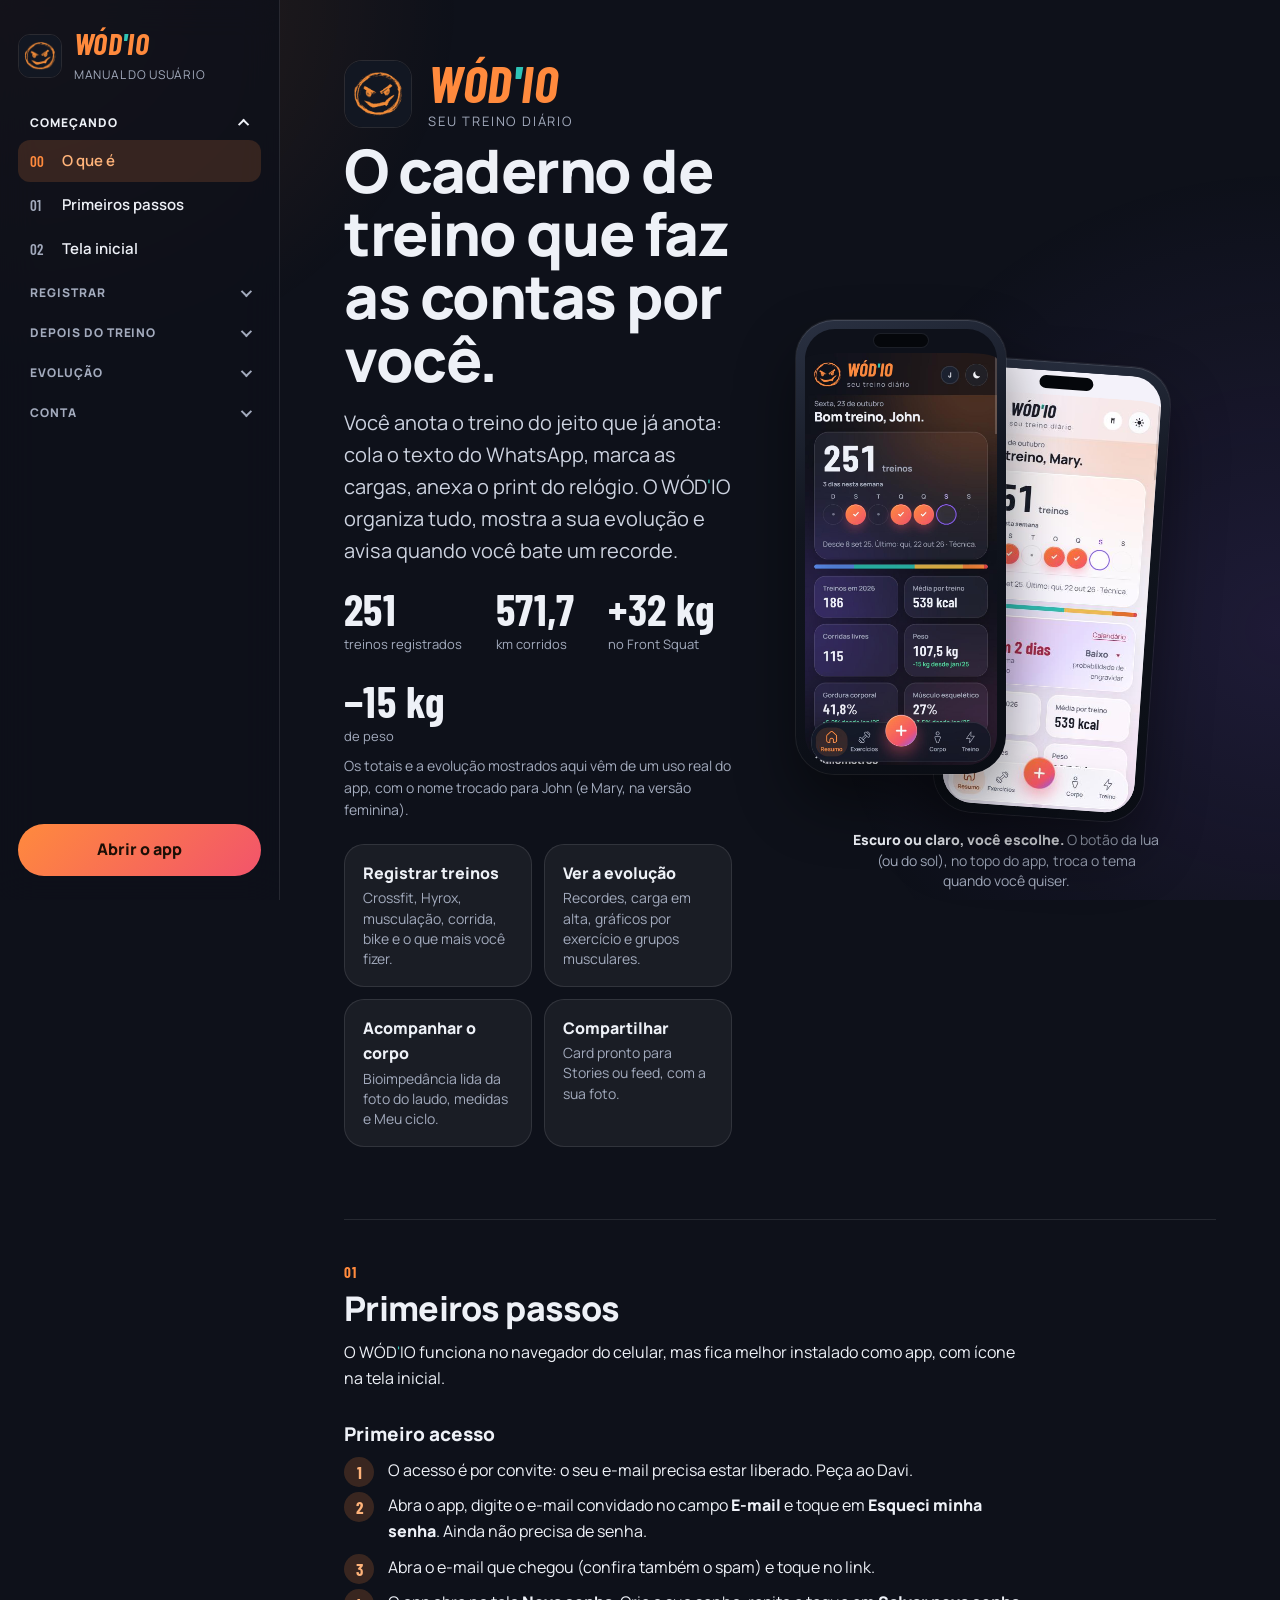
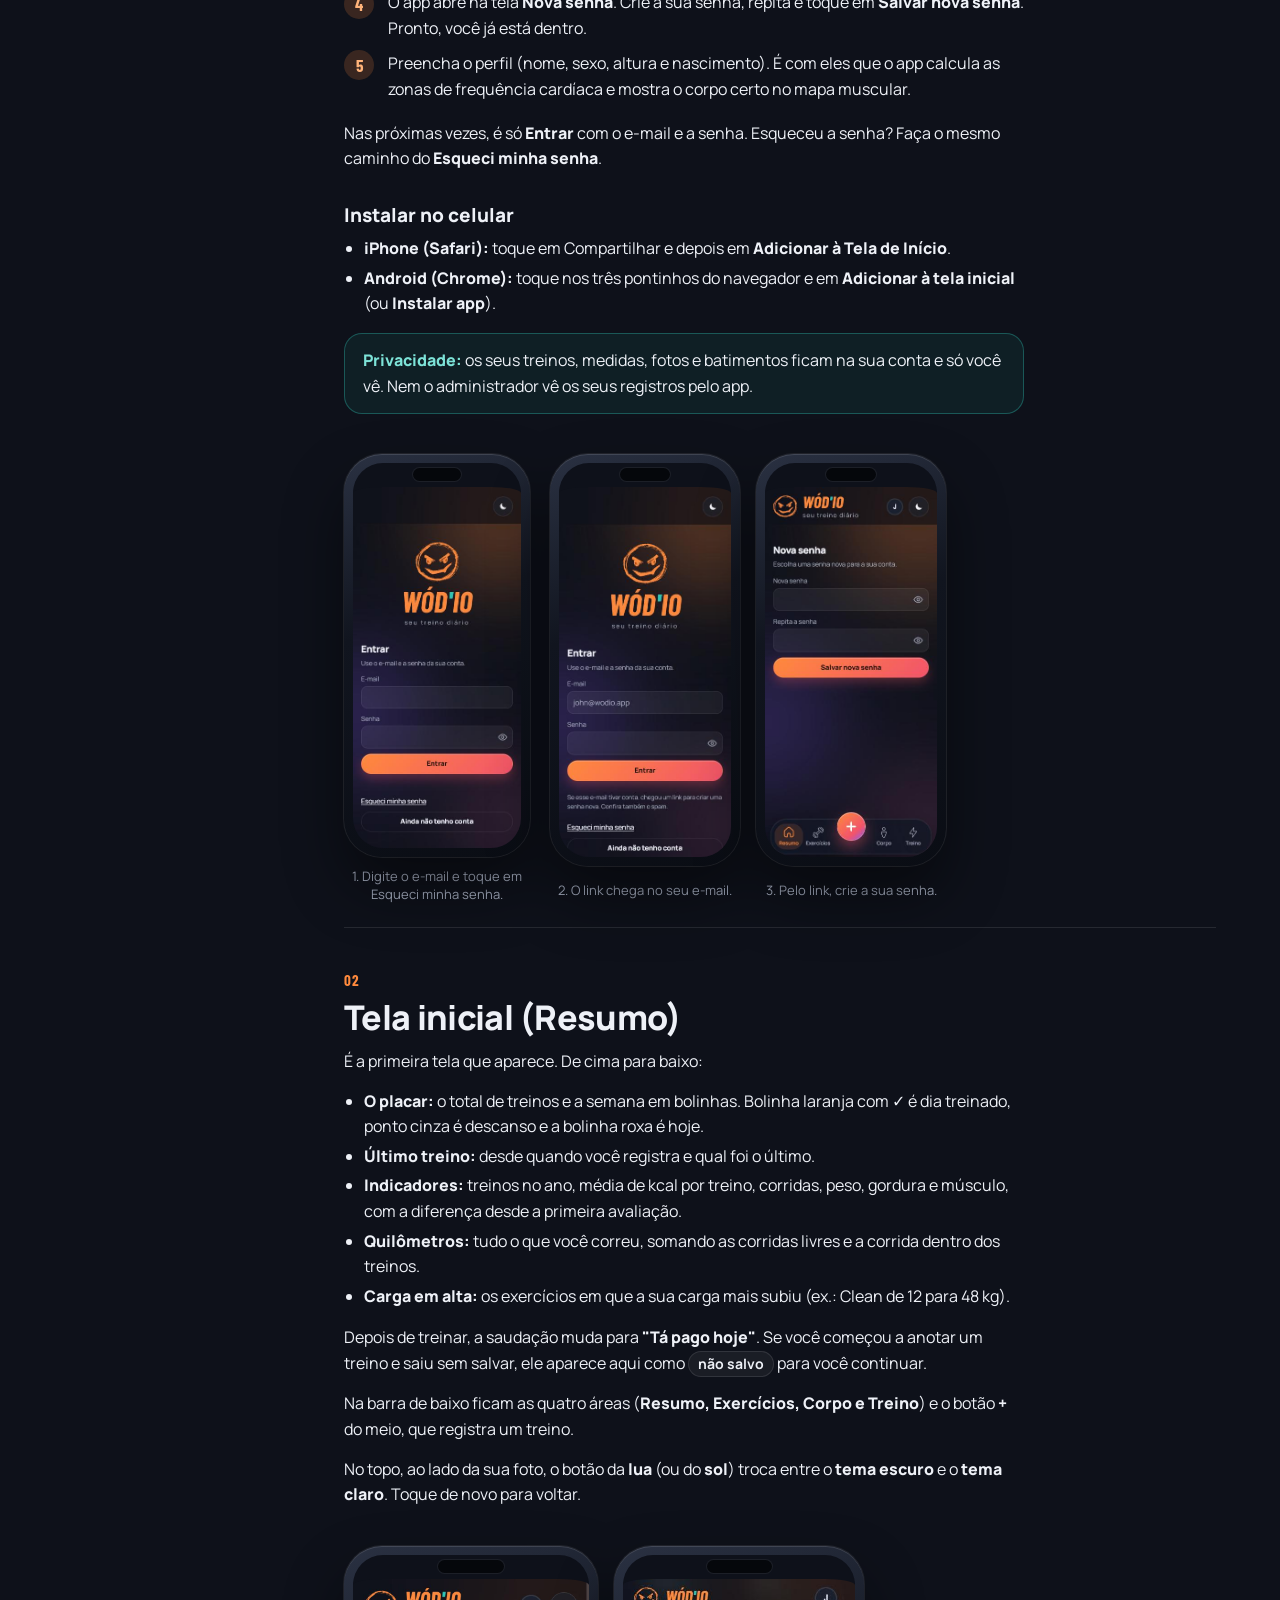
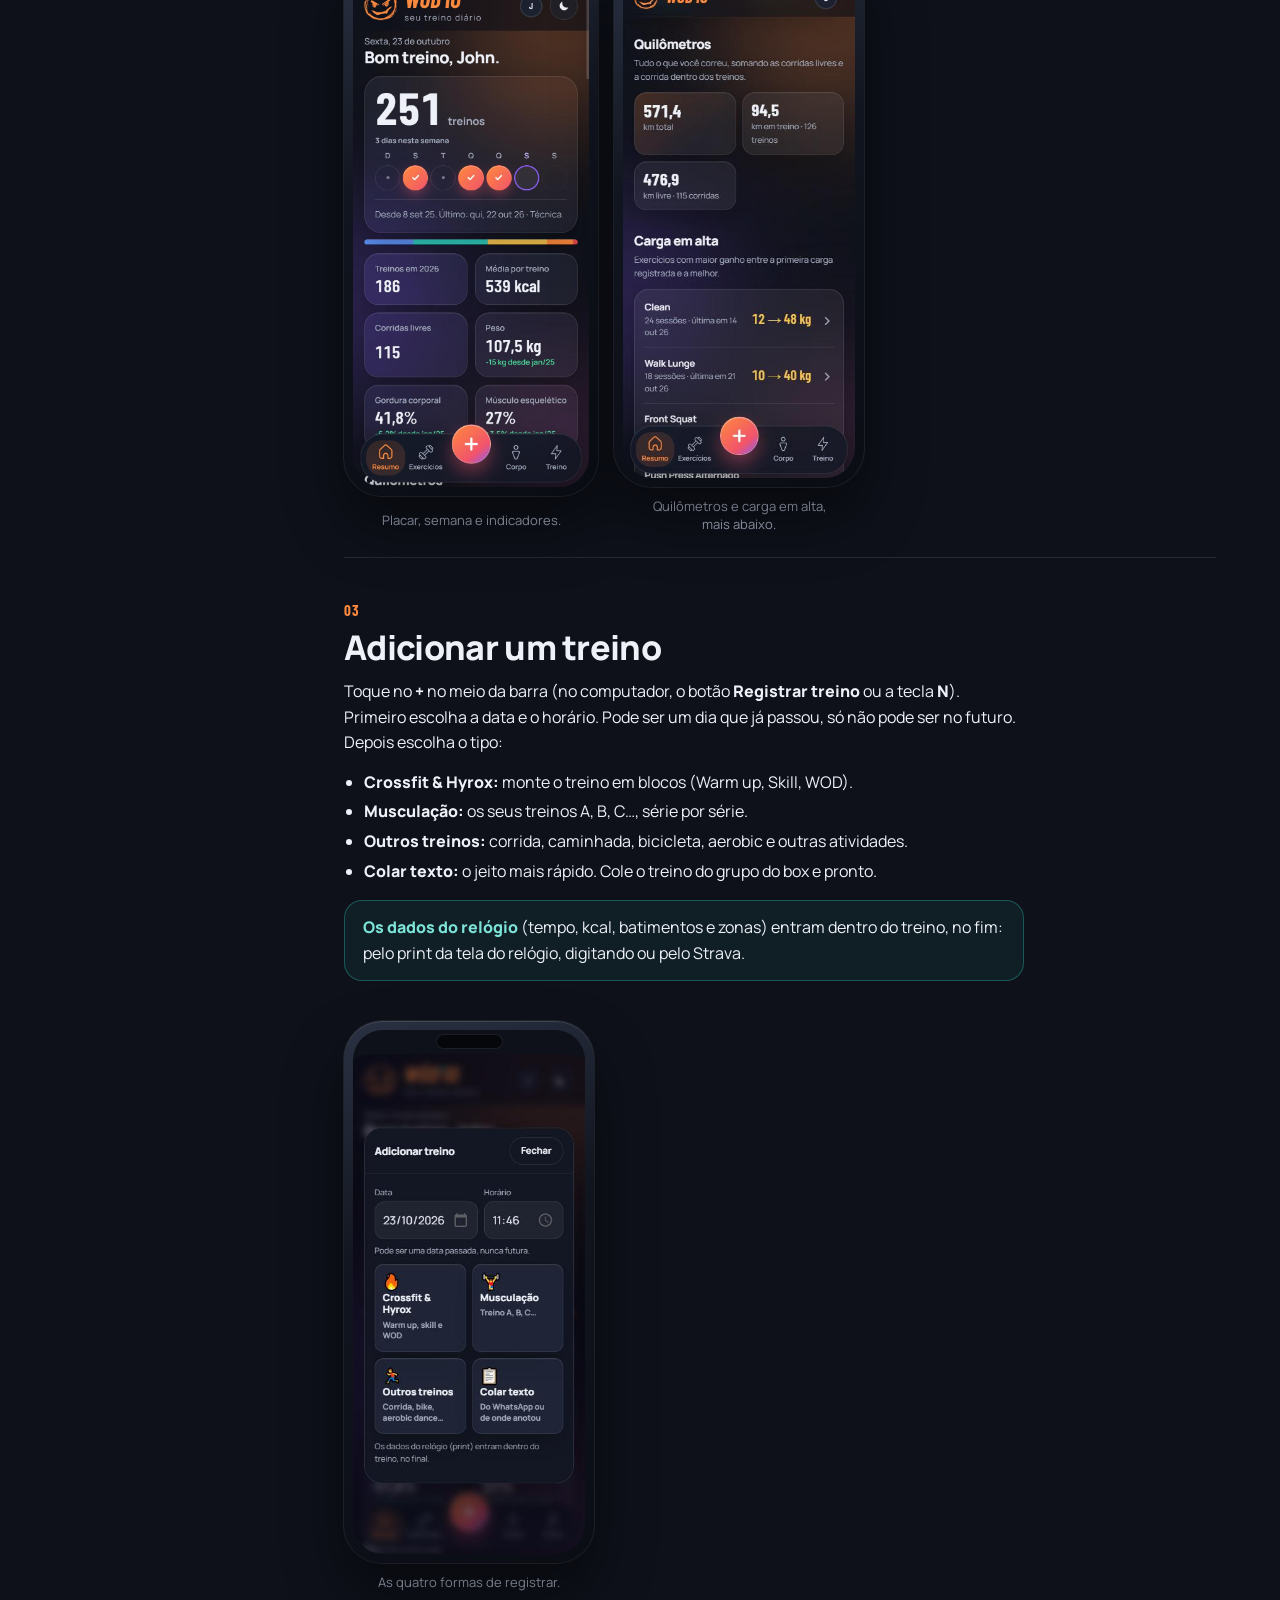
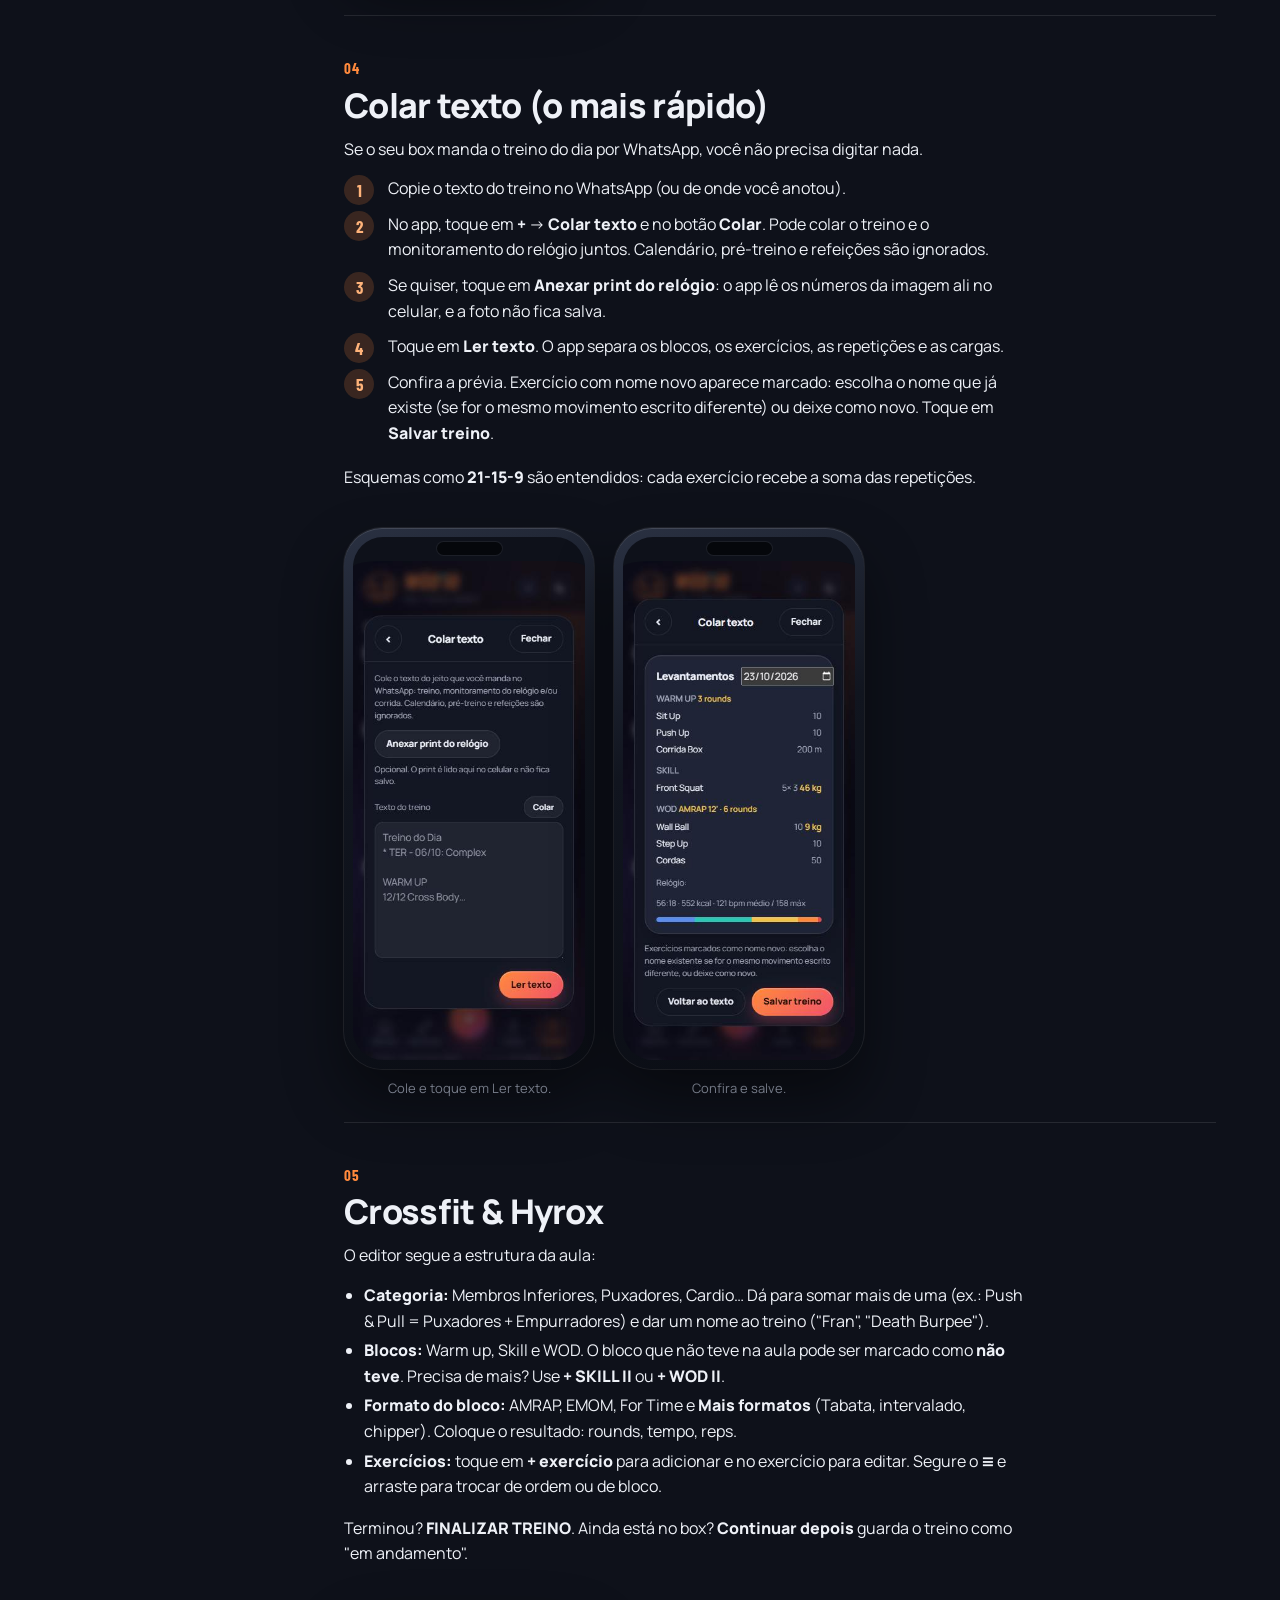
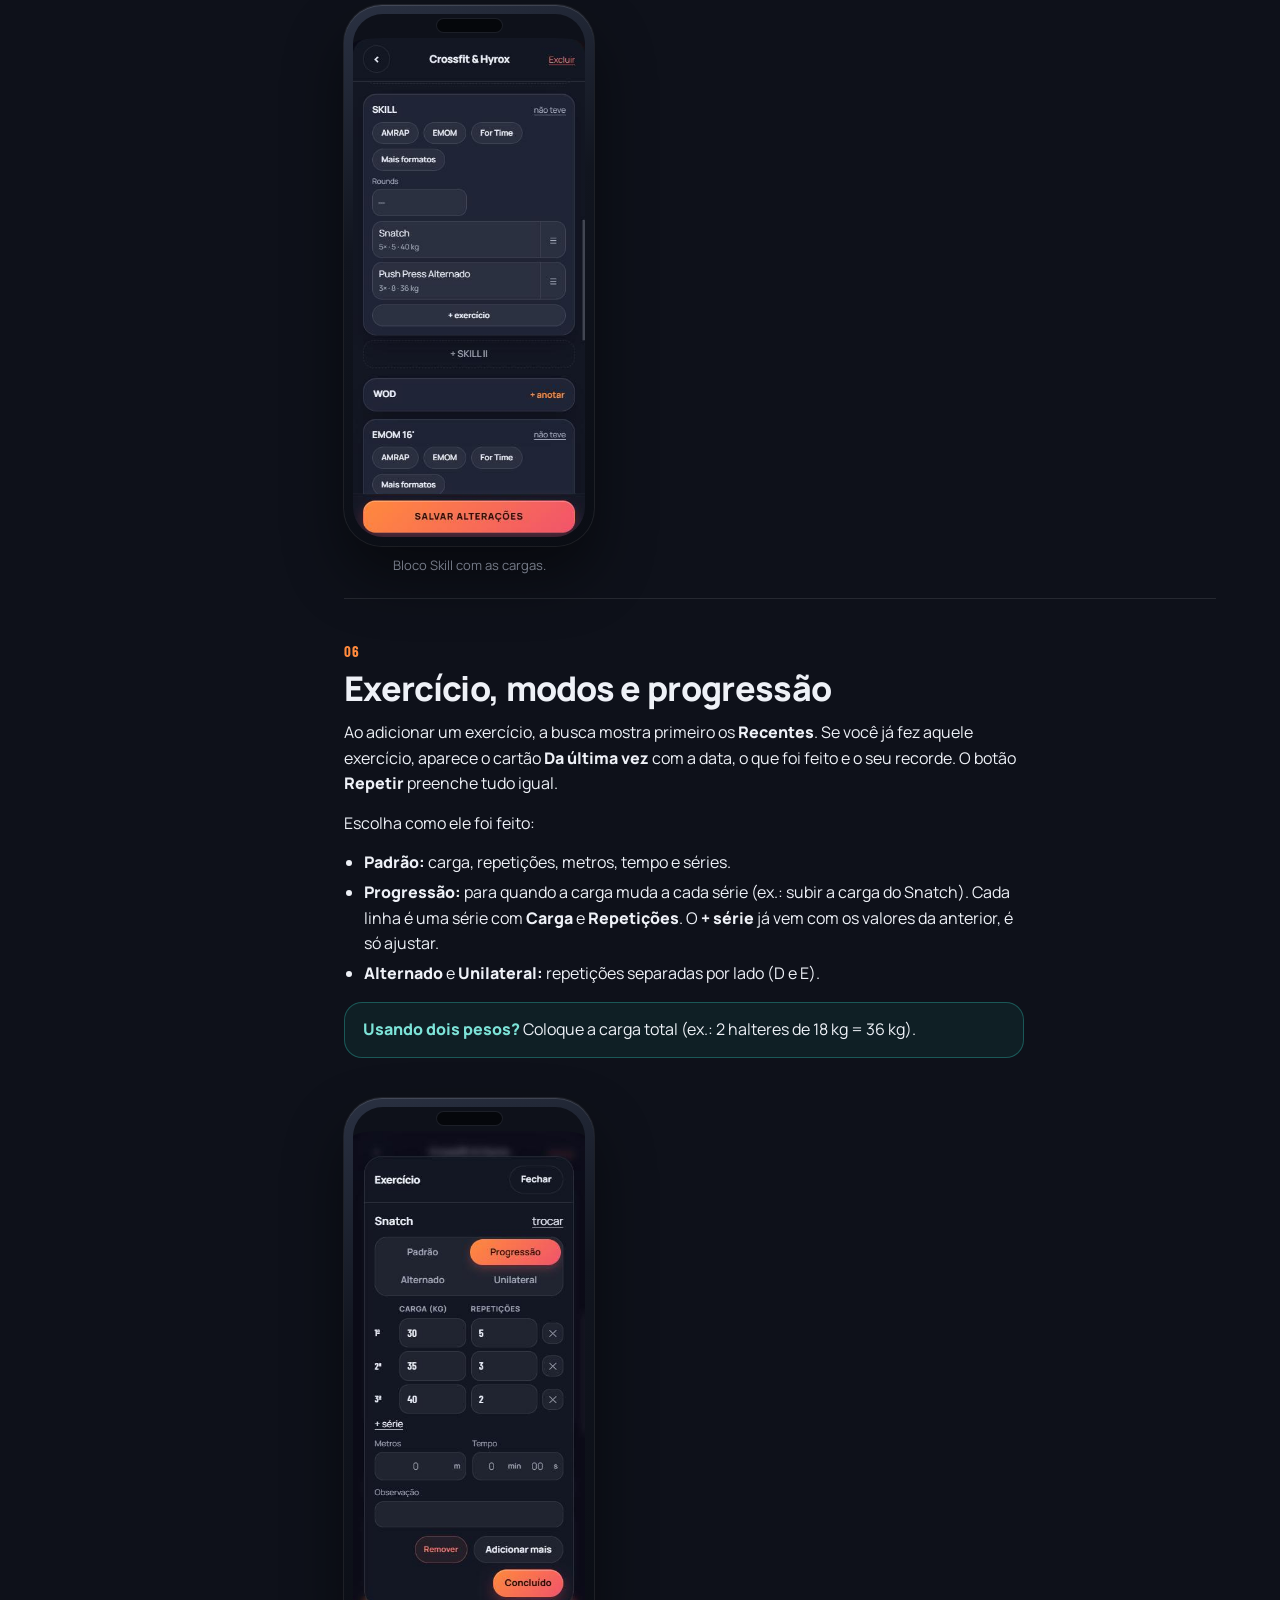
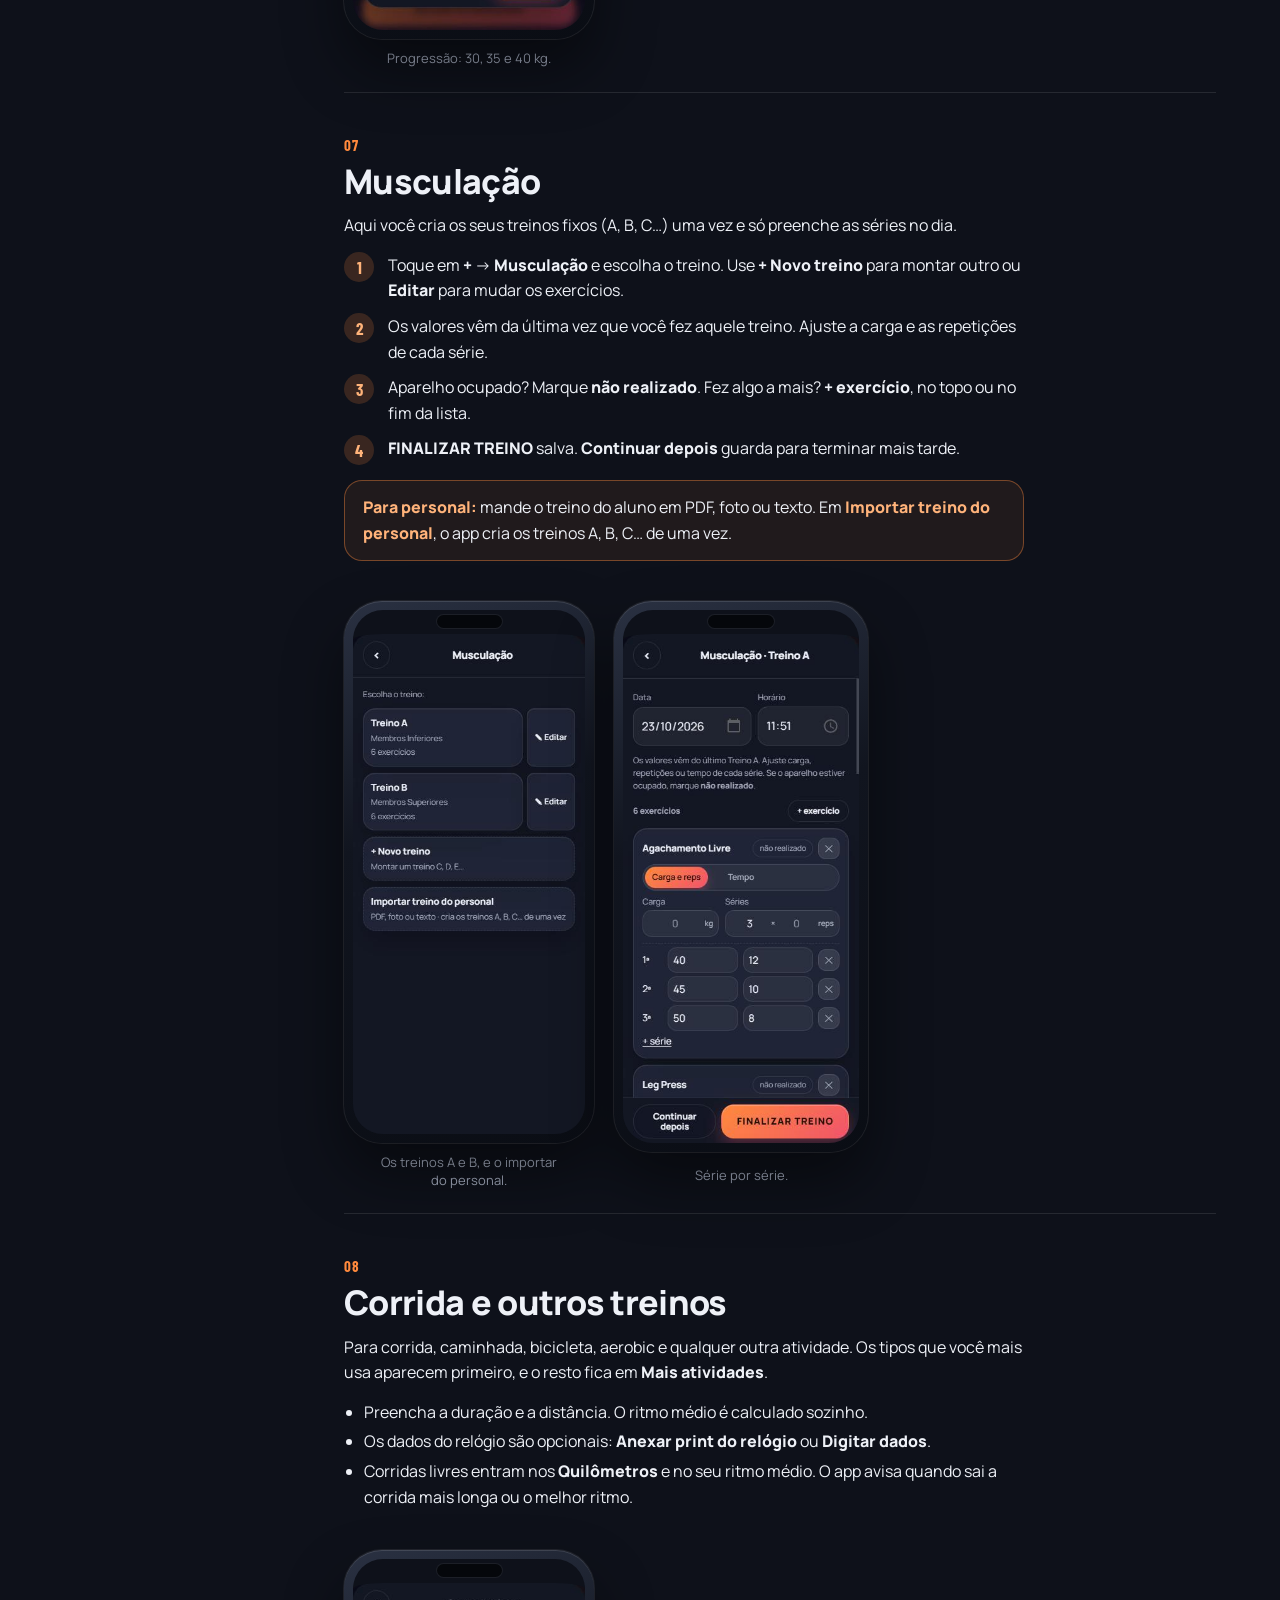
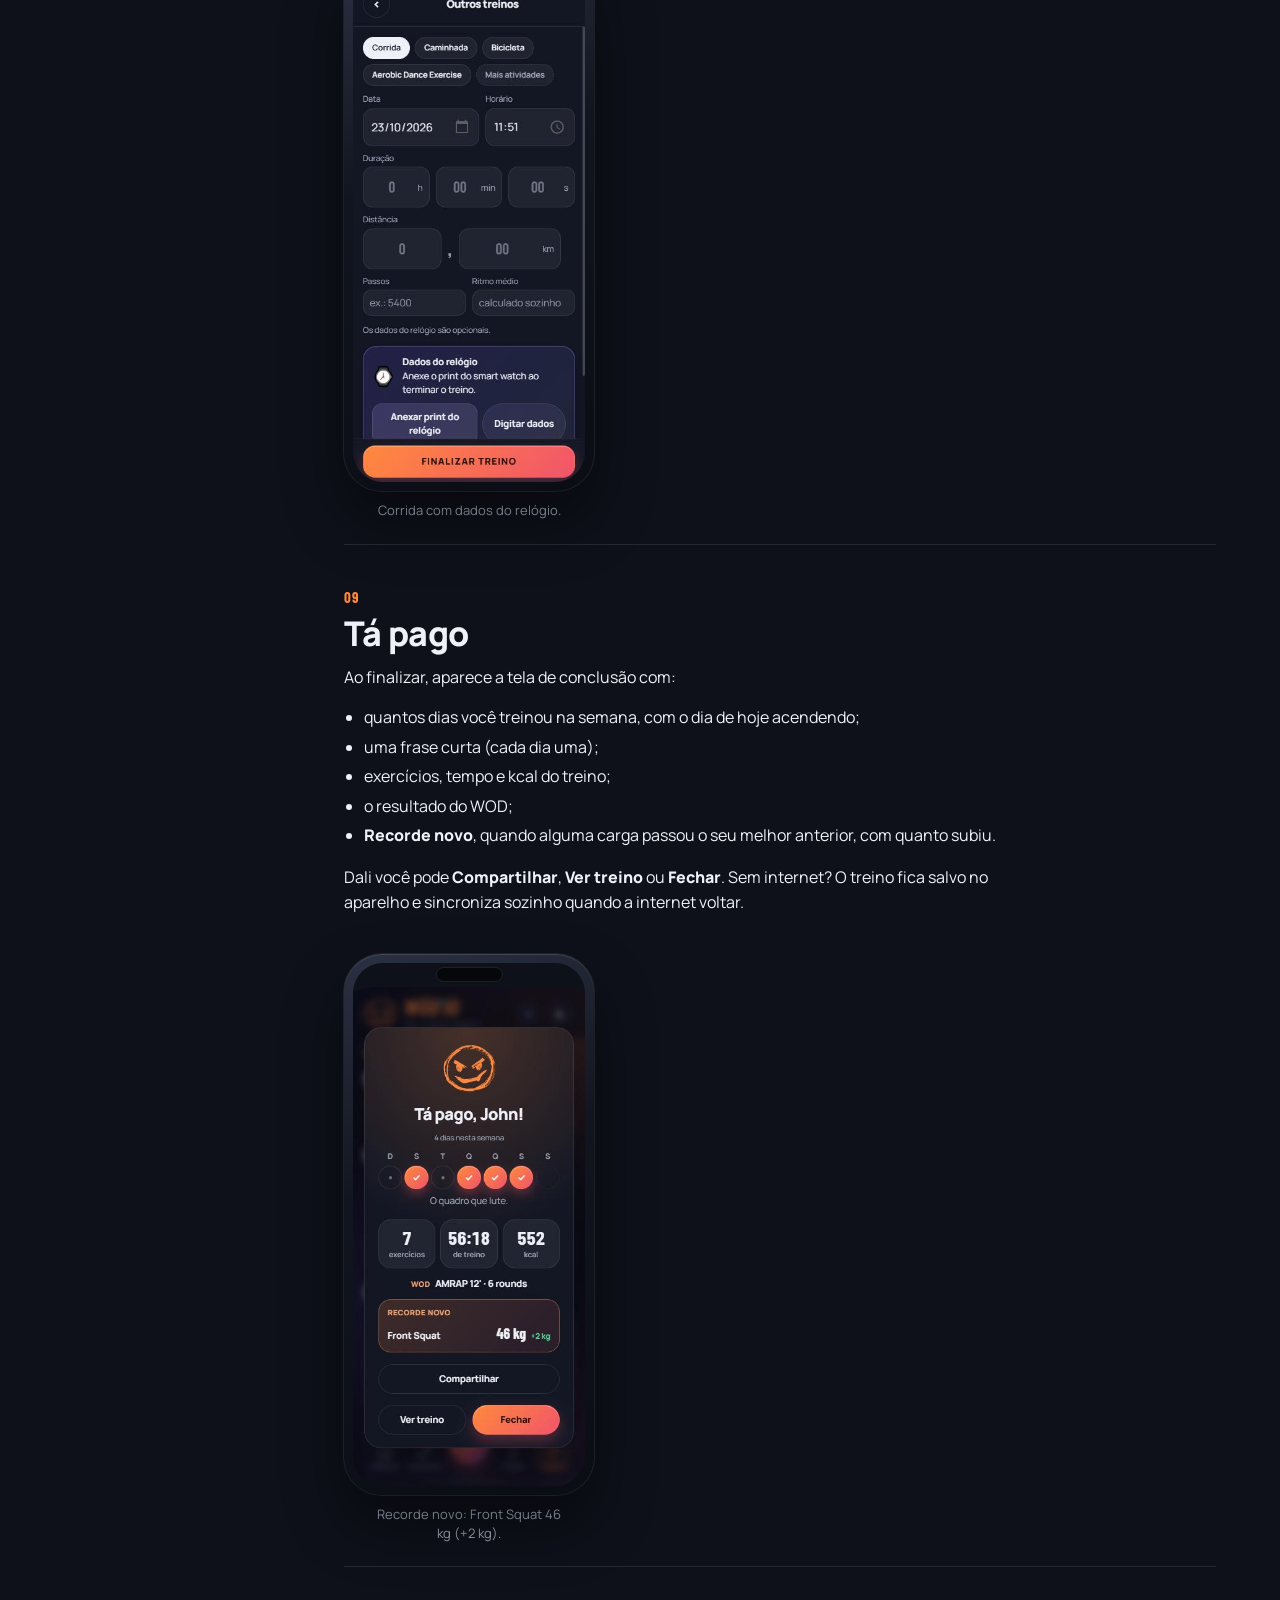
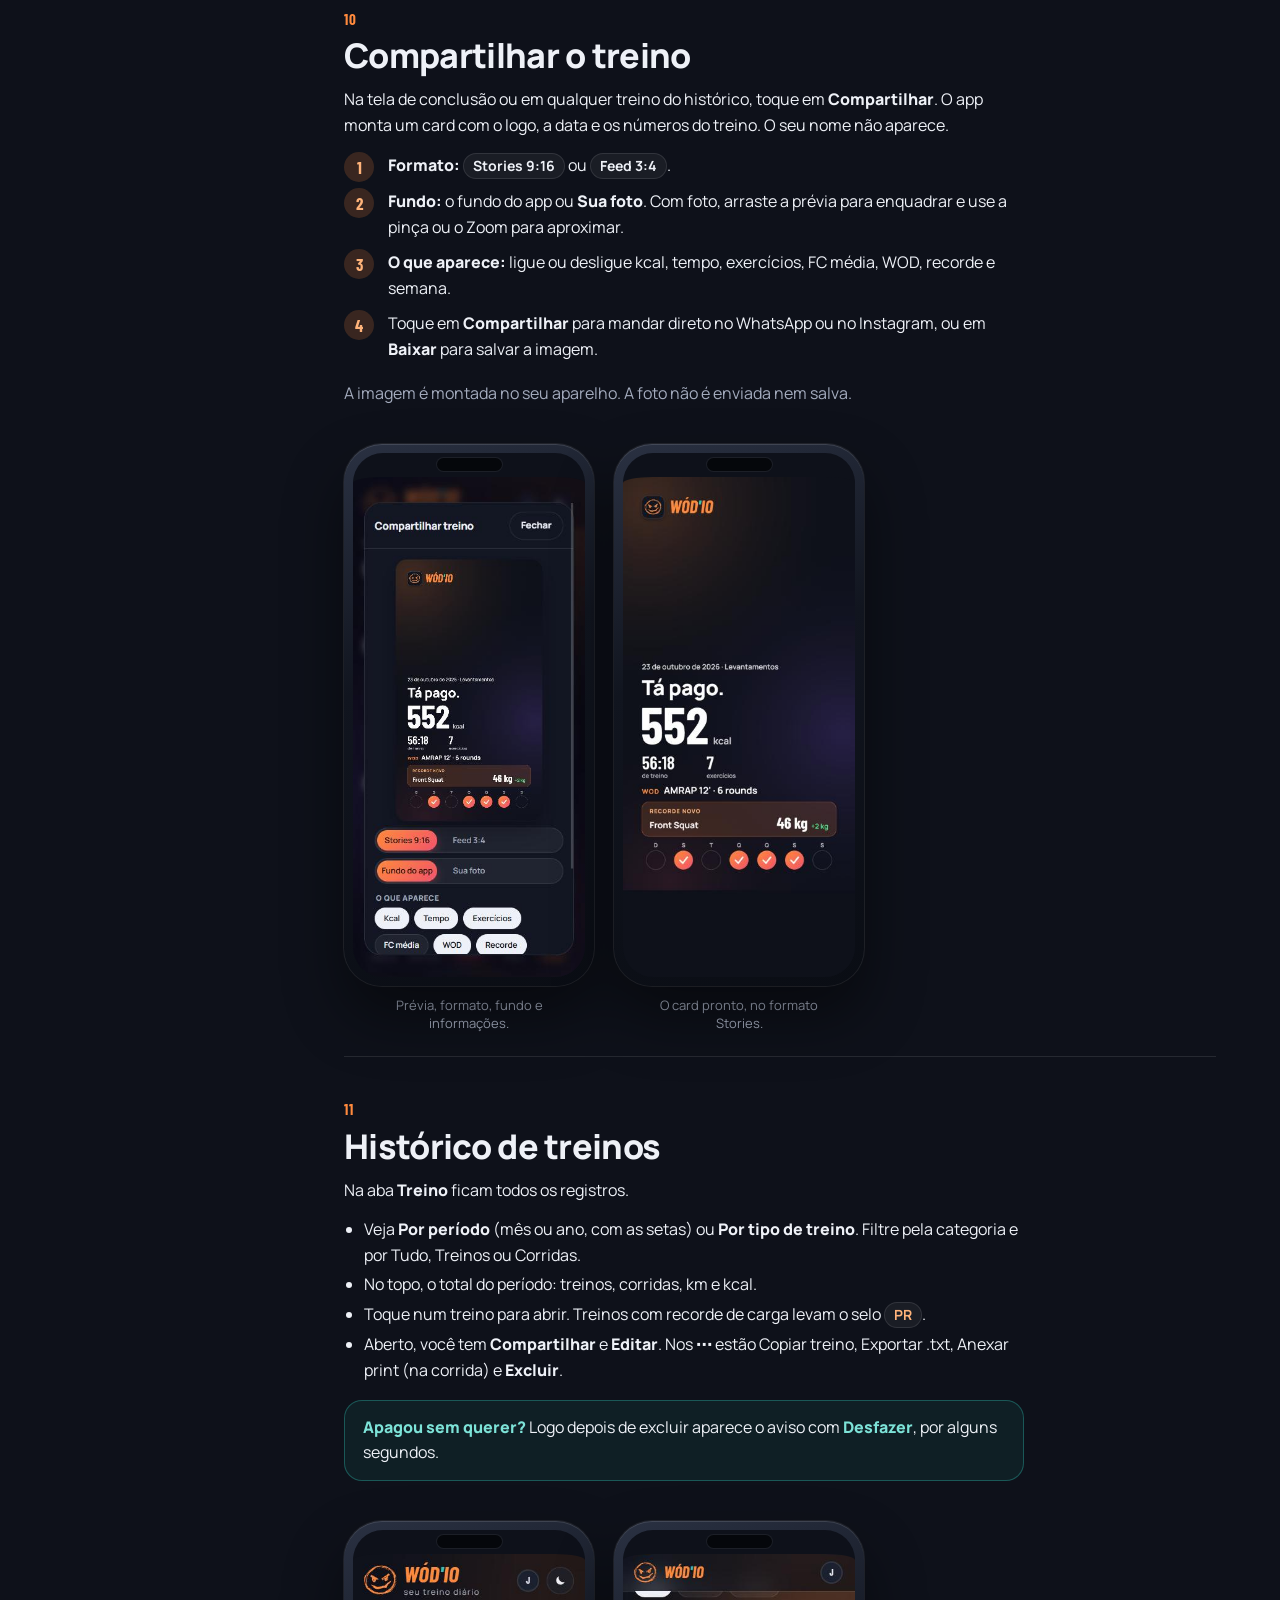
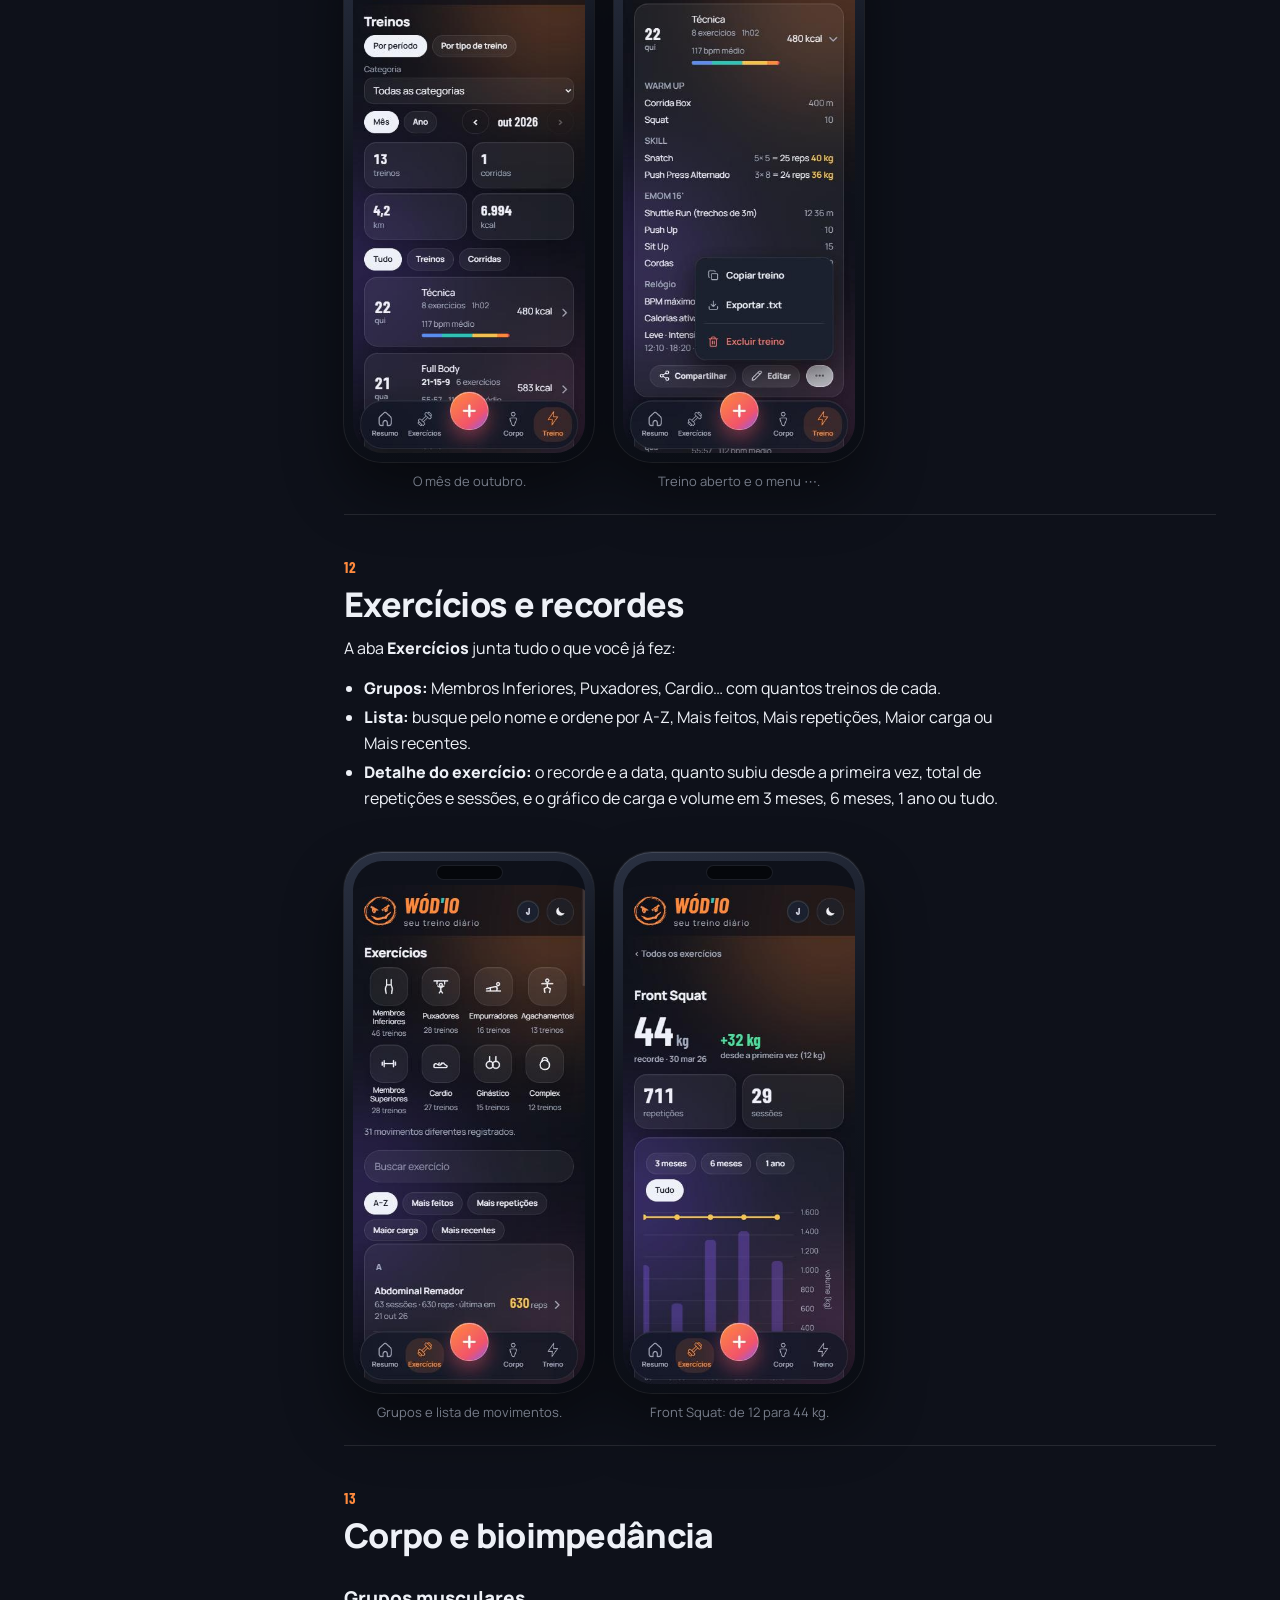
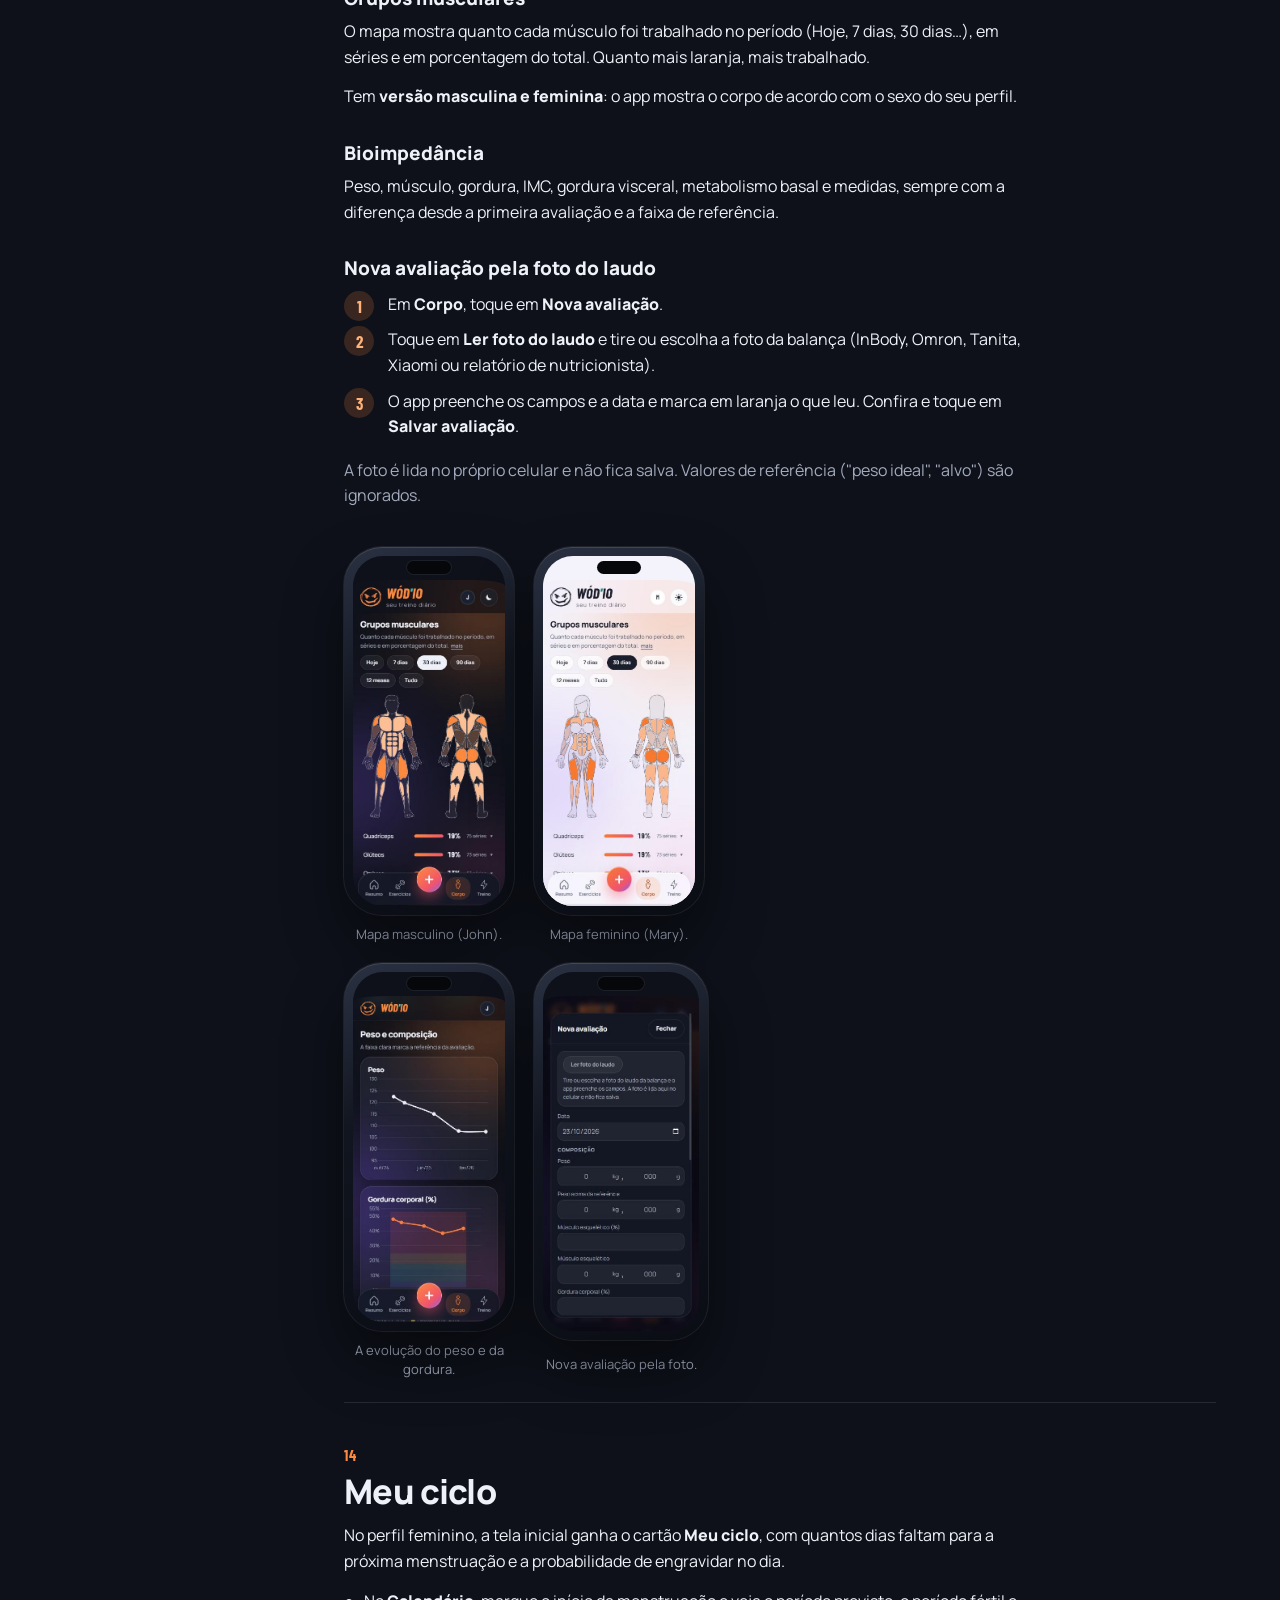
<file: manual.html>
<!doctype html>
<html lang="pt-BR">
<head>
<meta charset="utf-8">
<meta name="viewport" content="width=device-width, initial-scale=1, viewport-fit=cover">
<title>Manual do WÓD'IO</title>
<meta name="description" content="Como usar o WÓD'IO: registrar treinos de Crossfit, Hyrox, musculação e corrida, acompanhar a evolução, o corpo e compartilhar o treino.">
<meta name="theme-color" content="#0E111A">
<link rel="icon" type="image/svg+xml" href="assets/icons/favicon.svg">
<link rel="preconnect" href="https://fonts.googleapis.com">
<link rel="preconnect" href="https://fonts.gstatic.com" crossorigin>
<link href="https://fonts.googleapis.com/css2?family=Barlow+Condensed:ital,wght@0,600;0,700;1,700&family=Manrope:wght@400;500;600;700;800&display=swap" rel="stylesheet">
<style>
:root{
  --bg:#0E111A;--raised:#161B27;--surface:rgba(255,255,255,.05);--line:rgba(255,255,255,.10);
  --text:#EEF1F7;--muted:#A3ABBD;--acc1:#FF8A3D;--acc2:#F2546B;--roxo:#8B5CF6;--tq:#2EC4B6;--good:#4ADE80;
  --grad:linear-gradient(135deg,var(--acc1),var(--acc2));
  --ui:Manrope,system-ui,-apple-system,"Segoe UI",sans-serif;--num:"Barlow Condensed",sans-serif;
  --side:280px;--ease:cubic-bezier(.16,1,.3,1);
}
*{box-sizing:border-box}
html{scroll-behavior:smooth;scroll-padding-top:24px;accent-color:var(--acc1)}
@media (prefers-reduced-motion:reduce){html{scroll-behavior:auto}}
body{margin:0;background:var(--bg);color:var(--text);font:16px/1.6 var(--ui);-webkit-font-smoothing:antialiased}
body::before{content:"";position:fixed;inset:0;pointer-events:none;z-index:-1;
  background:radial-gradient(60vw 50vw at 0% 0%,rgba(255,138,61,.14),transparent 60%),radial-gradient(60vw 60vw at 100% 70%,rgba(139,92,246,.13),transparent 60%)}
::selection{background:color-mix(in srgb,var(--acc1) 34%,transparent)}
a{color:var(--acc1)}
.ap{color:var(--tq)}
.wm{font:italic 700 1em/1 var(--num);color:var(--acc1);letter-spacing:.01em}

/* ---------- menu lateral ---------- */
.side{position:fixed;inset:0 auto 0 0;width:var(--side);padding:28px 18px 24px;border-right:1px solid var(--line);background:rgba(14,17,26,.82);
  -webkit-backdrop-filter:blur(18px);backdrop-filter:blur(18px);overflow-y:auto;z-index:30;display:flex;flex-direction:column;gap:18px}
.marca{display:flex;align-items:center;gap:12px;text-decoration:none;color:inherit}
.marca img{width:44px;height:44px;border-radius:12px;border:1px solid var(--line)}
.marca b{font-size:30px}
.marca small{display:block;font-size:12px;color:var(--muted);letter-spacing:.06em;margin-top:2px}
.side nav{display:grid;gap:2px}
.grupo{border-radius:14px}
.gt{width:100%;display:flex;align-items:center;justify-content:space-between;gap:10px;padding:11px 12px;margin-top:4px;border:0;border-radius:12px;background:none;cursor:pointer;
  font:800 12px/1 var(--ui);letter-spacing:.08em;text-transform:uppercase;color:var(--muted);transition:color .2s,background .2s}
.gt:hover{background:var(--surface);color:var(--text)}
.gt[aria-expanded="true"]{color:var(--text)}
.gt i{width:8px;height:8px;border-right:2px solid currentColor;border-bottom:2px solid currentColor;transform:rotate(45deg) translateY(-2px);transition:transform .3s var(--ease)}
.gt[aria-expanded="true"] i{transform:rotate(225deg) translateY(-2px)}
/* recolhe e expande pela altura, sem medir em JS */
.gl{display:grid;grid-template-rows:0fr;transition:grid-template-rows .32s var(--ease)}
.gl>div{overflow:hidden;display:grid;gap:2px;min-height:0}
.gt[aria-expanded="true"]+.gl{grid-template-rows:1fr}
.gt[aria-expanded="false"]+.gl a{visibility:hidden;transition:visibility 0s .32s}
@media (prefers-reduced-motion:reduce){.gl,.gt i{transition:none}}
.side nav a{display:flex;align-items:center;gap:10px;padding:9px 12px;border-radius:12px;color:var(--text);text-decoration:none;font-weight:600;font-size:15px;transition:background .2s,color .2s}
.side nav a:hover{background:var(--surface)}
.side nav a[aria-current="true"]{background:color-mix(in srgb,var(--acc1) 16%,transparent);color:#FFB37A}
.side nav a span{font:600 15px var(--num);color:var(--muted);width:22px}
.side nav a[aria-current="true"] span{color:var(--acc1)}
.side .abrir{margin-top:auto;display:block;text-align:center;padding:13px 16px;border-radius:999px;background:var(--grad);color:#1C0F06;font-weight:800;text-decoration:none}

/* ---------- topo no celular ---------- */
.topo{display:none}
@media (max-width:1023px){
  .side{transform:translateX(-102%);transition:transform .32s var(--ease);width:min(86vw,320px);box-shadow:20px 0 60px rgba(0,0,0,.4)}
  body.menu .side{transform:none}
  .veu{position:fixed;inset:0;background:rgba(0,0,0,.5);z-index:25;opacity:0;pointer-events:none;transition:opacity .3s}
  body.menu .veu{opacity:1;pointer-events:auto}
  .topo{display:flex;position:sticky;top:0;z-index:20;align-items:center;justify-content:space-between;gap:12px;padding:12px 16px;
    background:rgba(14,17,26,.86);-webkit-backdrop-filter:blur(16px);backdrop-filter:blur(16px);border-bottom:1px solid var(--line)}
  .topo .marca b{font-size:24px}.topo .marca img{width:34px;height:34px;border-radius:10px}
  .btnmenu{display:inline-flex;align-items:center;gap:8px;padding:9px 16px;border-radius:999px;border:1px solid var(--line);background:var(--surface);color:var(--text);font:700 14px var(--ui);cursor:pointer}
}
@media (prefers-reduced-motion:reduce){.side,.veu{transition:none}}

/* ---------- conteúdo ---------- */
main{margin-left:var(--side);padding:56px clamp(20px,5vw,72px) 96px;max-width:calc(var(--side) + 1100px)}
@media (max-width:1023px){main{margin-left:0;padding:28px 16px 80px}html{scroll-padding-top:84px}}
section{padding:40px 0 24px;border-top:1px solid var(--line)}
section:first-of-type{border-top:0;padding-top:0}
.num{font:700 15px var(--num);color:var(--acc1);letter-spacing:.06em}
h1{font-size:clamp(36px,6vw,60px);line-height:1.05;letter-spacing:-.025em;margin:6px 0 16px;font-weight:800}
h2{font-size:clamp(26px,3.6vw,34px);line-height:1.15;letter-spacing:-.02em;margin:4px 0 12px;font-weight:800}
h3{font-size:19px;margin:28px 0 6px;font-weight:800}
p{margin:0 0 14px;max-width:68ch}
.lead{font-size:clamp(17px,2vw,20px);color:#CDD3E0;max-width:60ch}
.muted{color:var(--muted)}
ol.passos{counter-reset:p;list-style:none;padding:0;margin:8px 0 18px;display:grid;gap:10px;max-width:68ch}
ol.passos li{counter-increment:p;position:relative;padding-left:44px}
ol.passos li::before{content:counter(p);position:absolute;left:0;top:-1px;width:30px;height:30px;border-radius:50%;display:grid;place-items:center;background:color-mix(in srgb,var(--acc1) 18%,transparent);color:#FFB37A;font:700 17px var(--num)}
ul.lista{padding-left:20px;margin:4px 0 16px;max-width:68ch}
ul.lista li{margin:4px 0}
b,strong{font-weight:800}
.tag.beta{color:#FFB37A;border-color:color-mix(in srgb,var(--acc1) 45%,transparent);background:color-mix(in srgb,var(--acc1) 12%,transparent);margin-right:4px}
.tag{display:inline-block;padding:1px 9px;border-radius:999px;border:1px solid var(--line);background:var(--surface);font-size:14px;font-weight:700;white-space:nowrap}
.dica{border:1px solid color-mix(in srgb,var(--tq) 35%,transparent);background:color-mix(in srgb,var(--tq) 8%,transparent);border-radius:18px;padding:14px 18px;margin:16px 0;max-width:68ch}
.dica b{color:#7DE3D8}
.aviso{border-color:color-mix(in srgb,var(--acc1) 40%,transparent);background:color-mix(in srgb,var(--acc1) 8%,transparent)}
.aviso b{color:#FFB37A}
.aviso b.gineco{display:inline-block;margin-top:6px;color:#FF7E8E}

/* bloco texto + celulares */
.par{display:grid;grid-template-columns:minmax(0,1fr) auto;gap:clamp(24px,4vw,56px);align-items:start}
.par .tels{display:flex;gap:20px;justify-content:center;flex-wrap:wrap;max-width:540px}
@media (max-width:1399px){.par{grid-template-columns:minmax(0,1fr);gap:24px}.par .tels{justify-content:flex-start;max-width:none}}
@media (max-width:560px){.par .tels{justify-content:center}}
@media (max-width:860px){.par{grid-template-columns:minmax(0,1fr)}.par .tels{justify-content:flex-start}}

/* mockup de celular */
figure.tel{margin:0;display:grid;gap:10px;justify-items:center;width:min(250px,72vw)}
.aparelho{position:relative;width:100%;aspect-ratio:375/812;border-radius:38px;padding:9px;background:linear-gradient(160deg,#2A3142,#11151F 40%,#0A0D14);
  box-shadow:0 0 0 1px rgba(255,255,255,.08),0 30px 60px rgba(0,0,0,.45),inset 0 1px 0 rgba(255,255,255,.12)}
.aparelho::after{content:"";position:absolute;top:14px;left:50%;width:26%;height:13px;margin-left:-13%;border-radius:999px;background:#05070B;box-shadow:0 0 0 1px rgba(255,255,255,.06)}
/* faixa de status no topo da tela (os prints não têm barra de status), para o recorte não cobrir o app */
.aparelho img{display:block;width:100%;height:100%;object-fit:cover;object-position:top;border-radius:30px;background:#0E111A;border-top:24px solid #0E111A}
.aparelho img.claro{background:#F4F2FA;border-top-color:#F4F2FA}
.aparelho.story img{object-fit:cover}
figure.tel figcaption{font-size:13px;color:var(--muted);text-align:center;max-width:24ch;line-height:1.4}

/* capa */
.capa{display:grid;grid-template-columns:minmax(0,1fr) auto;gap:clamp(24px,5vw,72px);align-items:center;padding-bottom:40px}
@media (max-width:860px){.capa{grid-template-columns:minmax(0,1fr)}}
.capa .cabeca{display:flex;align-items:center;gap:16px;margin-bottom:8px}
.capa .cabeca img{width:68px;height:68px;border-radius:18px;border:1px solid var(--line)}
.capa .cabeca .wm{font-size:52px}
.capa .cabeca small{display:block;color:var(--muted);letter-spacing:.14em;font-size:13px}
.grade{display:grid;grid-template-columns:repeat(2,minmax(0,1fr));gap:12px;margin:22px 0 8px;max-width:640px}
@media (max-width:480px){.grade{grid-template-columns:minmax(0,1fr)}}
.cartao{border:1px solid var(--line);background:var(--surface);border-radius:20px;padding:16px 18px;text-decoration:none;color:inherit;transition:border-color .2s,transform .2s var(--ease)}
.cartao:hover{border-color:color-mix(in srgb,var(--acc1) 45%,var(--line));transform:translateY(-2px)}
.cartao b{display:block;font-size:16px;margin-bottom:2px}
.cartao span{font-size:14px;color:var(--muted);line-height:1.45;display:block}
.numeros{display:flex;flex-wrap:wrap;gap:22px 34px;margin:20px 0 6px}
.numeros div b{display:block;font:700 44px/1 var(--num);letter-spacing:.01em}
.numeros div span{font-size:13px;color:var(--muted)}

/* seção com três celulares: uma fileira só */
.par .tels:has(> figure:nth-child(3)){max-width:600px}

.par .tels:has(> figure:nth-child(3)) figure.tel{width:min(186px,30vw)}
.par .tels:has(> figure:nth-child(4)){max-width:380px}
.par .tels:has(> figure:nth-child(4)) figure.tel{width:min(170px,40vw)}
@media (max-width:560px){.par .tels:has(> figure:nth-child(3)){flex-wrap:wrap}.par .tels:has(> figure:nth-child(3)) figure.tel{width:min(250px,72vw)}}
/* capa: os dois temas, um sobre o outro */
figure.duo{margin:0;display:grid;gap:14px;justify-items:center}
.duo-tels{display:grid;grid-template-columns:repeat(2,min(210px,40vw));align-items:start}
.duo-tels .aparelho:first-child{z-index:1}
.duo-tels .aparelho:last-child{margin-left:-28%;margin-top:42px;transform:rotate(4deg)}
figure.duo figcaption{font-size:14px;color:var(--muted);text-align:center;max-width:34ch;line-height:1.45}
figure.duo figcaption b{color:var(--text)}
@media (max-width:860px){figure.duo{justify-items:start}figure.duo figcaption{text-align:left}}
/* tela bloqueada com a notificação (ilustração) */
.aparelho.bloqueio{display:grid;align-content:start;gap:18px;padding:46px 18px 18px;background:
  radial-gradient(80% 60% at 20% 10%,rgba(255,138,61,.35),transparent 60%),radial-gradient(80% 70% at 90% 80%,rgba(139,92,246,.45),transparent 60%),linear-gradient(160deg,#1A1F2E,#0B0E15)}
.aparelho.bloqueio::before{content:"";position:absolute;inset:9px;border-radius:30px;pointer-events:none;box-shadow:inset 0 0 0 1px rgba(255,255,255,.04)}
.bloqueio .hora{text-align:center;color:#fff;margin-top:22px}
.bloqueio .hora small{display:block;font-size:12px;opacity:.8}
.bloqueio .hora b{display:block;font:600 64px/1 var(--num);letter-spacing:.01em}
.bloqueio .notif{display:flex;gap:10px;align-items:flex-start;padding:11px 12px;border-radius:18px;background:rgba(30,34,46,.72);-webkit-backdrop-filter:blur(14px);backdrop-filter:blur(14px);box-shadow:0 10px 24px rgba(0,0,0,.3)}
.bloqueio .notif img{width:34px;height:34px;border-radius:9px;flex:none;border:0;object-fit:cover;background:none}
.bloqueio .notif p{margin:0;font-size:12.5px;line-height:1.35;color:#E9ECF3}
.bloqueio .notif p:first-child{display:flex;justify-content:space-between;gap:8px;margin-bottom:2px}
.bloqueio .notif p:first-child span{color:var(--muted);font-size:11px}
/* perguntas */
details.faq{border:1px solid var(--line);background:var(--surface);border-radius:18px;margin:10px 0;max-width:760px}
details.faq summary{cursor:pointer;list-style:none;padding:15px 18px;font-weight:800;display:flex;justify-content:space-between;gap:12px}
details.faq summary::-webkit-details-marker{display:none}
details.faq summary::after{content:"+";color:var(--acc1);font:700 22px/1 var(--num)}
details.faq[open] summary::after{content:"–"}
details.faq div{padding:0 18px 14px;color:#CDD3E0}
details.faq div p:last-child{margin:0}
footer{margin-top:48px;padding-top:24px;border-top:1px solid var(--line);color:var(--muted);font-size:14px}
:focus-visible{outline:2px solid var(--acc1);outline-offset:3px;border-radius:8px}
</style>
</head>
<body>
<header class="topo">
  <a class="marca" href="#inicio"><img src="assets/icons/icon-192.png" alt=""><b class="wm">WÓD<span class="ap">'</span>IO</b></a>
  <button class="btnmenu" id="btnMenu" aria-expanded="false" aria-controls="menu">☰ Menu</button>
</header>
<div class="veu" id="veu"></div>

<aside class="side" id="menu" aria-label="Seções do manual">
  <a class="marca" href="#inicio"><img src="assets/icons/icon-192.png" alt=""><span><b class="wm">WÓD<span class="ap">'</span>IO</b><small>MANUAL DO USUÁRIO</small></span></a>
  <nav>
    <div class="grupo"><button class="gt" type="button" aria-expanded="true" aria-controls="g0">Começando<i aria-hidden="true"></i></button>
      <div class="gl" id="g0"><div><a href="#inicio"><span>00</span>O que é</a><a href="#comecar"><span>01</span>Primeiros passos</a><a href="#resumo"><span>02</span>Tela inicial</a></div></div></div>
    <div class="grupo"><button class="gt" type="button" aria-expanded="false" aria-controls="g1">Registrar<i aria-hidden="true"></i></button>
      <div class="gl" id="g1"><div><a href="#registrar"><span>03</span>Adicionar treino</a><a href="#colar"><span>04</span>Colar texto</a><a href="#crossfit"><span>05</span>Crossfit &amp; Hyrox</a><a href="#exercicio"><span>06</span>Exercício e progressão</a><a href="#musculacao"><span>07</span>Musculação</a><a href="#outros"><span>08</span>Corrida e outros</a></div></div></div>
    <div class="grupo"><button class="gt" type="button" aria-expanded="false" aria-controls="g2">Depois do treino<i aria-hidden="true"></i></button>
      <div class="gl" id="g2"><div><a href="#concluido"><span>09</span>Tá pago</a><a href="#compartilhar"><span>10</span>Compartilhar</a><a href="#treinos"><span>11</span>Histórico de treinos</a></div></div></div>
    <div class="grupo"><button class="gt" type="button" aria-expanded="false" aria-controls="g3">Evolução<i aria-hidden="true"></i></button>
      <div class="gl" id="g3"><div><a href="#exercicios"><span>12</span>Exercícios e recordes</a><a href="#corpo"><span>13</span>Corpo e bioimpedância</a><a href="#ciclo"><span>14</span>Meu ciclo</a></div></div></div>
    <div class="grupo"><button class="gt" type="button" aria-expanded="false" aria-controls="g4">Conta<i aria-hidden="true"></i></button>
      <div class="gl" id="g4"><div><a href="#conta"><span>15</span>Conta, Strava e backup</a><a href="#chamado"><span>16</span>O chamado das 5h</a><a href="#duvidas"><span>17</span>Dúvidas rápidas</a></div></div></div>
  </nav>
  <a class="abrir" href="./">Abrir o app</a>
</aside>

<main>
<section id="inicio">
  <div class="capa">
    <div>
      <div class="cabeca"><img src="assets/icons/icon-192.png" alt="Ícone do WÓD'IO"><div><span class="wm">WÓD<span class="ap">'</span>IO</span><small>SEU TREINO DIÁRIO</small></div></div>
      <h1>O caderno de treino que faz as contas por você.</h1>
      <p class="lead">Você anota o treino do jeito que já anota: cola o texto do WhatsApp, marca as cargas, anexa o print do relógio. O WÓD<span class="ap">'</span>IO organiza tudo, mostra a sua evolução e avisa quando você bate um recorde.</p>
      <div class="numeros" aria-label="Exemplo: a história do John no app">
        <div><b>251</b><span>treinos registrados</span></div>
        <div><b>571,7</b><span>km corridos</span></div>
        <div><b>+32 kg</b><span>no Front Squat</span></div>
        <div><b>−15 kg</b><span>de peso</span></div>
      </div>
      <p class="muted" style="font-size:14px">Os totais e a evolução mostrados aqui vêm de um uso real do app, com o nome trocado para John (e Mary, na versão feminina).</p>
      <div class="grade">
        <a class="cartao" href="#registrar"><b>Registrar treinos</b><span>Crossfit, Hyrox, musculação, corrida, bike e o que mais você fizer.</span></a>
        <a class="cartao" href="#exercicios"><b>Ver a evolução</b><span>Recordes, carga em alta, gráficos por exercício e grupos musculares.</span></a>
        <a class="cartao" href="#corpo"><b>Acompanhar o corpo</b><span>Bioimpedância lida da foto do laudo, medidas e Meu ciclo.</span></a>
        <a class="cartao" href="#compartilhar"><b>Compartilhar</b><span>Card pronto para Stories ou feed, com a sua foto.</span></a>
      </div>
    </div>
    <figure class="duo">
      <div class="duo-tels">
        <div class="aparelho"><img src="assets/manual/resumo.jpg" alt="Tela inicial no tema escuro" loading="eager"></div>
        <div class="aparelho"><img class="claro" src="assets/manual/mary-resumo-claro.jpg" alt="Tela inicial no tema claro" loading="eager"></div>
      </div>
      <figcaption><b>Escuro ou claro, você escolhe.</b> O botão da lua (ou do sol), no topo do app, troca o tema quando você quiser.</figcaption>
    </figure>
  </div>
</section>

<section id="comecar">
  <span class="num">01</span>
  <div class="par">
    <div>
  <h2>Primeiros passos</h2>
  <p>O WÓD<span class="ap">'</span>IO funciona no navegador do celular, mas fica melhor instalado como app, com ícone na tela inicial.</p>
  <h3>Primeiro acesso</h3>
  <ol class="passos">
    <li>O acesso é por convite: o seu e-mail precisa estar liberado. Peça ao Davi.</li>
    <li>Abra o app, digite o e-mail convidado no campo <b>E-mail</b> e toque em <b>Esqueci minha senha</b>. Ainda não precisa de senha.</li>
    <li>Abra o e-mail que chegou (confira também o spam) e toque no link.</li>
    <li>O app abre na tela <b>Nova senha</b>. Crie a sua senha, repita e toque em <b>Salvar nova senha</b>. Pronto, você já está dentro.</li>
    <li>Preencha o perfil (nome, sexo, altura e nascimento). É com eles que o app calcula as zonas de frequência cardíaca e mostra o corpo certo no mapa muscular.</li>
  </ol>
  <p>Nas próximas vezes, é só <b>Entrar</b> com o e-mail e a senha. Esqueceu a senha? Faça o mesmo caminho do <b>Esqueci minha senha</b>.</p>
  <h3>Instalar no celular</h3>
  <ul class="lista">
    <li><b>iPhone (Safari):</b> toque em Compartilhar e depois em <b>Adicionar à Tela de Início</b>.</li>
    <li><b>Android (Chrome):</b> toque nos três pontinhos do navegador e em <b>Adicionar à tela inicial</b> (ou <b>Instalar app</b>).</li>
  </ul>
  <div class="dica"><b>Privacidade:</b> os seus treinos, medidas, fotos e batimentos ficam na sua conta e só você vê. Nem o administrador vê os seus registros pelo app.</div>
    </div>
    <div class="tels">
      <figure class="tel"><div class="aparelho"><img src="assets/manual/entrar.jpg" alt="Tela Entrar com e-mail, senha e Esqueci minha senha" loading="lazy"></div><figcaption>1. Digite o e-mail e toque em Esqueci minha senha.</figcaption></figure>
      <figure class="tel"><div class="aparelho"><img src="assets/manual/esqueci-senha.jpg" alt="Aviso de que o link para criar a senha foi enviado" loading="lazy"></div><figcaption>2. O link chega no seu e-mail.</figcaption></figure>
      <figure class="tel"><div class="aparelho"><img src="assets/manual/nova-senha.jpg" alt="Tela Nova senha" loading="lazy"></div><figcaption>3. Pelo link, crie a sua senha.</figcaption></figure>
    </div>
  </div>

</section>

<section id="resumo">
  <span class="num">02</span>
  <div class="par">
    <div>
      <h2>Tela inicial (Resumo)</h2>
      <p>É a primeira tela que aparece. De cima para baixo:</p>
      <ul class="lista">
        <li><b>O placar:</b> o total de treinos e a semana em bolinhas. Bolinha laranja com ✓ é dia treinado, ponto cinza é descanso e a bolinha roxa é hoje.</li>
        <li><b>Último treino:</b> desde quando você registra e qual foi o último.</li>
        <li><b>Indicadores:</b> treinos no ano, média de kcal por treino, corridas, peso, gordura e músculo, com a diferença desde a primeira avaliação.</li>
        <li><b>Quilômetros:</b> tudo o que você correu, somando as corridas livres e a corrida dentro dos treinos.</li>
        <li><b>Carga em alta:</b> os exercícios em que a sua carga mais subiu (ex.: Clean de 12 para 48 kg).</li>
      </ul>
      <p>Depois de treinar, a saudação muda para <b>"Tá pago hoje"</b>. Se você começou a anotar um treino e saiu sem salvar, ele aparece aqui como <span class="tag">não salvo</span> para você continuar.</p>
      <p>Na barra de baixo ficam as quatro áreas (<b>Resumo, Exercícios, Corpo e Treino</b>) e o botão <b>+</b> do meio, que registra um treino.</p>
      <p>No topo, ao lado da sua foto, o botão da <b>lua</b> (ou do <b>sol</b>) troca entre o <b>tema escuro</b> e o <b>tema claro</b>. Toque de novo para voltar.</p>
    </div>
    <div class="tels">
      <figure class="tel"><div class="aparelho"><img src="assets/manual/resumo.jpg" alt="Resumo com placar, semana e indicadores" loading="lazy"></div><figcaption>Placar, semana e indicadores.</figcaption></figure>
      <figure class="tel"><div class="aparelho"><img src="assets/manual/km-carga.jpg" alt="Quilômetros e carga em alta" loading="lazy"></div><figcaption>Quilômetros e carga em alta, mais abaixo.</figcaption></figure>
    </div>
  </div>
</section>

<section id="registrar">
  <span class="num">03</span>
  <div class="par">
    <div>
      <h2>Adicionar um treino</h2>
      <p>Toque no <b>+</b> no meio da barra (no computador, o botão <b>Registrar treino</b> ou a tecla <b>N</b>). Primeiro escolha a data e o horário. Pode ser um dia que já passou, só não pode ser no futuro. Depois escolha o tipo:</p>
      <ul class="lista">
        <li><b>Crossfit &amp; Hyrox:</b> monte o treino em blocos (Warm up, Skill, WOD).</li>
        <li><b>Musculação:</b> os seus treinos A, B, C…, série por série.</li>
        <li><b>Outros treinos:</b> corrida, caminhada, bicicleta, aerobic e outras atividades.</li>
        <li><b>Colar texto:</b> o jeito mais rápido. Cole o treino do grupo do box e pronto.</li>
      </ul>
      <div class="dica"><b>Os dados do relógio</b> (tempo, kcal, batimentos e zonas) entram dentro do treino, no fim: pelo print da tela do relógio, digitando ou pelo Strava.</div>
    </div>
    <div class="tels"><figure class="tel"><div class="aparelho"><img src="assets/manual/adicionar.jpg" alt="Janela Adicionar treino com as quatro opções" loading="lazy"></div><figcaption>As quatro formas de registrar.</figcaption></figure></div>
  </div>
</section>

<section id="colar">
  <span class="num">04</span>
  <div class="par">
    <div>
      <h2>Colar texto (o mais rápido)</h2>
      <p>Se o seu box manda o treino do dia por WhatsApp, você não precisa digitar nada.</p>
      <ol class="passos">
        <li>Copie o texto do treino no WhatsApp (ou de onde você anotou).</li>
        <li>No app, toque em <b>+</b> → <b>Colar texto</b> e no botão <b>Colar</b>. Pode colar o treino e o monitoramento do relógio juntos. Calendário, pré-treino e refeições são ignorados.</li>
        <li>Se quiser, toque em <b>Anexar print do relógio</b>: o app lê os números da imagem ali no celular, e a foto não fica salva.</li>
        <li>Toque em <b>Ler texto</b>. O app separa os blocos, os exercícios, as repetições e as cargas.</li>
        <li>Confira a prévia. Exercício com nome novo aparece marcado: escolha o nome que já existe (se for o mesmo movimento escrito diferente) ou deixe como novo. Toque em <b>Salvar treino</b>.</li>
      </ol>
      <p>Esquemas como <b>21-15-9</b> são entendidos: cada exercício recebe a soma das repetições.</p>
    </div>
    <div class="tels">
      <figure class="tel"><div class="aparelho"><img src="assets/manual/colar-texto.jpg" alt="Tela Colar texto" loading="lazy"></div><figcaption>Cole e toque em Ler texto.</figcaption></figure>
      <figure class="tel"><div class="aparelho"><img src="assets/manual/conferir.jpg" alt="Prévia do treino lido antes de salvar" loading="lazy"></div><figcaption>Confira e salve.</figcaption></figure>
    </div>
  </div>
</section>

<section id="crossfit">
  <span class="num">05</span>
  <div class="par">
    <div>
      <h2>Crossfit &amp; Hyrox</h2>
      <p>O editor segue a estrutura da aula:</p>
      <ul class="lista">
        <li><b>Categoria:</b> Membros Inferiores, Puxadores, Cardio… Dá para somar mais de uma (ex.: Push &amp; Pull = Puxadores + Empurradores) e dar um nome ao treino ("Fran", "Death Burpee").</li>
        <li><b>Blocos:</b> Warm up, Skill e WOD. O bloco que não teve na aula pode ser marcado como <b>não teve</b>. Precisa de mais? Use <b>+ SKILL II</b> ou <b>+ WOD II</b>.</li>
        <li><b>Formato do bloco:</b> AMRAP, EMOM, For Time e <b>Mais formatos</b> (Tabata, intervalado, chipper). Coloque o resultado: rounds, tempo, reps.</li>
        <li><b>Exercícios:</b> toque em <b>+ exercício</b> para adicionar e no exercício para editar. Segure o <b>≡</b> e arraste para trocar de ordem ou de bloco.</li>
      </ul>
      <p>Terminou? <b>FINALIZAR TREINO</b>. Ainda está no box? <b>Continuar depois</b> guarda o treino como "em andamento".</p>
    </div>
    <div class="tels"><figure class="tel"><div class="aparelho"><img src="assets/manual/editor.jpg" alt="Editor de Crossfit com o bloco Skill" loading="lazy"></div><figcaption>Bloco Skill com as cargas.</figcaption></figure></div>
  </div>
</section>

<section id="exercicio">
  <span class="num">06</span>
  <div class="par">
    <div>
      <h2>Exercício, modos e progressão</h2>
      <p>Ao adicionar um exercício, a busca mostra primeiro os <b>Recentes</b>. Se você já fez aquele exercício, aparece o cartão <b>Da última vez</b> com a data, o que foi feito e o seu recorde. O botão <b>Repetir</b> preenche tudo igual.</p>
      <p>Escolha como ele foi feito:</p>
      <ul class="lista">
        <li><b>Padrão:</b> carga, repetições, metros, tempo e séries.</li>
        <li><b>Progressão:</b> para quando a carga muda a cada série (ex.: subir a carga do Snatch). Cada linha é uma série com <b>Carga</b> e <b>Repetições</b>. O <b>+ série</b> já vem com os valores da anterior, é só ajustar.</li>
        <li><b>Alternado</b> e <b>Unilateral:</b> repetições separadas por lado (D e E).</li>
      </ul>
      <div class="dica"><b>Usando dois pesos?</b> Coloque a carga total (ex.: 2 halteres de 18 kg = 36 kg).</div>
    </div>
    <div class="tels"><figure class="tel"><div class="aparelho"><img src="assets/manual/progressao.jpg" alt="Seletor de exercício no modo Progressão" loading="lazy"></div><figcaption>Progressão: 30, 35 e 40 kg.</figcaption></figure></div>
  </div>
</section>

<section id="musculacao">
  <span class="num">07</span>
  <div class="par">
    <div>
      <h2>Musculação</h2>
      <p>Aqui você cria os seus treinos fixos (A, B, C…) uma vez e só preenche as séries no dia.</p>
      <ol class="passos">
        <li>Toque em <b>+</b> → <b>Musculação</b> e escolha o treino. Use <b>+ Novo treino</b> para montar outro ou <b>Editar</b> para mudar os exercícios.</li>
        <li>Os valores vêm da última vez que você fez aquele treino. Ajuste a carga e as repetições de cada série.</li>
        <li>Aparelho ocupado? Marque <b>não realizado</b>. Fez algo a mais? <b>+ exercício</b>, no topo ou no fim da lista.</li>
        <li><b>FINALIZAR TREINO</b> salva. <b>Continuar depois</b> guarda para terminar mais tarde.</li>
      </ol>
      <div class="dica aviso"><b>Para personal:</b> mande o treino do aluno em PDF, foto ou texto. Em <b>Importar treino do personal</b>, o app cria os treinos A, B, C… de uma vez.</div>
    </div>
    <div class="tels">
      <figure class="tel"><div class="aparelho"><img src="assets/manual/musculacao-treinos.jpg" alt="Escolha do treino de musculação" loading="lazy"></div><figcaption>Os treinos A e B, e o importar do personal.</figcaption></figure>
      <figure class="tel"><div class="aparelho"><img src="assets/manual/musculacao-series.jpg" alt="Séries do Treino A" loading="lazy"></div><figcaption>Série por série.</figcaption></figure>
    </div>
  </div>
</section>

<section id="outros">
  <span class="num">08</span>
  <div class="par">
    <div>
      <h2>Corrida e outros treinos</h2>
      <p>Para corrida, caminhada, bicicleta, aerobic e qualquer outra atividade. Os tipos que você mais usa aparecem primeiro, e o resto fica em <b>Mais atividades</b>.</p>
      <ul class="lista">
        <li>Preencha a duração e a distância. O ritmo médio é calculado sozinho.</li>
        <li>Os dados do relógio são opcionais: <b>Anexar print do relógio</b> ou <b>Digitar dados</b>.</li>
        <li>Corridas livres entram nos <b>Quilômetros</b> e no seu ritmo médio. O app avisa quando sai a corrida mais longa ou o melhor ritmo.</li>
      </ul>
    </div>
    <div class="tels"><figure class="tel"><div class="aparelho"><img src="assets/manual/outros-treinos.jpg" alt="Tela de outros treinos com corrida selecionada" loading="lazy"></div><figcaption>Corrida com dados do relógio.</figcaption></figure></div>
  </div>
</section>

<section id="concluido">
  <span class="num">09</span>
  <div class="par">
    <div>
      <h2>Tá pago</h2>
      <p>Ao finalizar, aparece a tela de conclusão com:</p>
      <ul class="lista">
        <li>quantos dias você treinou na semana, com o dia de hoje acendendo;</li>
        <li>uma frase curta (cada dia uma);</li>
        <li>exercícios, tempo e kcal do treino;</li>
        <li>o resultado do WOD;</li>
        <li><b>Recorde novo</b>, quando alguma carga passou o seu melhor anterior, com quanto subiu.</li>
      </ul>
      <p>Dali você pode <b>Compartilhar</b>, <b>Ver treino</b> ou <b>Fechar</b>. Sem internet? O treino fica salvo no aparelho e sincroniza sozinho quando a internet voltar.</p>
    </div>
    <div class="tels"><figure class="tel"><div class="aparelho"><img src="assets/manual/conclusao.jpg" alt="Tela Tá pago com recorde novo no Front Squat" loading="lazy"></div><figcaption>Recorde novo: Front Squat 46 kg (+2 kg).</figcaption></figure></div>
  </div>
</section>

<section id="compartilhar">
  <span class="num">10</span>
  <div class="par">
    <div>
      <h2>Compartilhar o treino</h2>
      <p>Na tela de conclusão ou em qualquer treino do histórico, toque em <b>Compartilhar</b>. O app monta um card com o logo, a data e os números do treino. O seu nome não aparece.</p>
      <ol class="passos">
        <li><b>Formato:</b> <span class="tag">Stories 9:16</span> ou <span class="tag">Feed 3:4</span>.</li>
        <li><b>Fundo:</b> o fundo do app ou <b>Sua foto</b>. Com foto, arraste a prévia para enquadrar e use a pinça ou o Zoom para aproximar.</li>
        <li><b>O que aparece:</b> ligue ou desligue kcal, tempo, exercícios, FC média, WOD, recorde e semana.</li>
        <li>Toque em <b>Compartilhar</b> para mandar direto no WhatsApp ou no Instagram, ou em <b>Baixar</b> para salvar a imagem.</li>
      </ol>
      <p class="muted">A imagem é montada no seu aparelho. A foto não é enviada nem salva.</p>
    </div>
    <div class="tels">
      <figure class="tel"><div class="aparelho"><img src="assets/manual/compartilhar.jpg" alt="Janela Compartilhar treino" loading="lazy"></div><figcaption>Prévia, formato, fundo e informações.</figcaption></figure>
      <figure class="tel"><div class="aparelho story"><img src="assets/manual/card-story.jpg" alt="Card para Stories com 552 kcal e recorde" loading="lazy"></div><figcaption>O card pronto, no formato Stories.</figcaption></figure>
    </div>
  </div>
</section>

<section id="treinos">
  <span class="num">11</span>
  <div class="par">
    <div>
      <h2>Histórico de treinos</h2>
      <p>Na aba <b>Treino</b> ficam todos os registros.</p>
      <ul class="lista">
        <li>Veja <b>Por período</b> (mês ou ano, com as setas) ou <b>Por tipo de treino</b>. Filtre pela categoria e por Tudo, Treinos ou Corridas.</li>
        <li>No topo, o total do período: treinos, corridas, km e kcal.</li>
        <li>Toque num treino para abrir. Treinos com recorde de carga levam o selo <span class="tag" style="color:#FFB37A">PR</span>.</li>
        <li>Aberto, você tem <b>Compartilhar</b> e <b>Editar</b>. Nos <b>⋯</b> estão Copiar treino, Exportar .txt, Anexar print (na corrida) e <b>Excluir</b>.</li>
      </ul>
      <div class="dica"><b>Apagou sem querer?</b> Logo depois de excluir aparece o aviso com <b>Desfazer</b>, por alguns segundos.</div>
    </div>
    <div class="tels">
      <figure class="tel"><div class="aparelho"><img src="assets/manual/treinos.jpg" alt="Lista de treinos de outubro" loading="lazy"></div><figcaption>O mês de outubro.</figcaption></figure>
      <figure class="tel"><div class="aparelho"><img src="assets/manual/sessao-menu.jpg" alt="Treino aberto com o menu de ações" loading="lazy"></div><figcaption>Treino aberto e o menu ⋯.</figcaption></figure>
    </div>
  </div>
</section>

<section id="exercicios">
  <span class="num">12</span>
  <div class="par">
    <div>
      <h2>Exercícios e recordes</h2>
      <p>A aba <b>Exercícios</b> junta tudo o que você já fez:</p>
      <ul class="lista">
        <li><b>Grupos:</b> Membros Inferiores, Puxadores, Cardio… com quantos treinos de cada.</li>
        <li><b>Lista:</b> busque pelo nome e ordene por A-Z, Mais feitos, Mais repetições, Maior carga ou Mais recentes.</li>
        <li><b>Detalhe do exercício:</b> o recorde e a data, quanto subiu desde a primeira vez, total de repetições e sessões, e o gráfico de carga e volume em 3 meses, 6 meses, 1 ano ou tudo.</li>
      </ul>
    </div>
    <div class="tels">
      <figure class="tel"><div class="aparelho"><img src="assets/manual/exercicios.jpg" alt="Aba Exercícios com grupos e lista" loading="lazy"></div><figcaption>Grupos e lista de movimentos.</figcaption></figure>
      <figure class="tel"><div class="aparelho"><img src="assets/manual/exercicio-detalhe.jpg" alt="Detalhe do Front Squat com recorde de 44 kg" loading="lazy"></div><figcaption>Front Squat: de 12 para 44 kg.</figcaption></figure>
    </div>
  </div>
</section>

<section id="corpo">
  <span class="num">13</span>
  <div class="par">
    <div>
      <h2>Corpo e bioimpedância</h2>
      <h3>Grupos musculares</h3>
      <p>O mapa mostra quanto cada músculo foi trabalhado no período (Hoje, 7 dias, 30 dias…), em séries e em porcentagem do total. Quanto mais laranja, mais trabalhado.</p>
      <p>Tem <b>versão masculina e feminina</b>: o app mostra o corpo de acordo com o sexo do seu perfil.</p>
      <h3>Bioimpedância</h3>
      <p>Peso, músculo, gordura, IMC, gordura visceral, metabolismo basal e medidas, sempre com a diferença desde a primeira avaliação e a faixa de referência.</p>
      <h3>Nova avaliação pela foto do laudo</h3>
      <ol class="passos">
        <li>Em <b>Corpo</b>, toque em <b>Nova avaliação</b>.</li>
        <li>Toque em <b>Ler foto do laudo</b> e tire ou escolha a foto da balança (InBody, Omron, Tanita, Xiaomi ou relatório de nutricionista).</li>
        <li>O app preenche os campos e a data e marca em laranja o que leu. Confira e toque em <b>Salvar avaliação</b>.</li>
      </ol>
      <p class="muted">A foto é lida no próprio celular e não fica salva. Valores de referência ("peso ideal", "alvo") são ignorados.</p>
    </div>
    <div class="tels">
      <figure class="tel"><div class="aparelho"><img src="assets/manual/corpo-mapa.jpg" alt="Mapa muscular masculino" loading="lazy"></div><figcaption>Mapa masculino (John).</figcaption></figure>
      <figure class="tel"><div class="aparelho"><img class="claro" src="assets/manual/corpo-mapa-mary.jpg" alt="Mapa muscular feminino" loading="lazy"></div><figcaption>Mapa feminino (Mary).</figcaption></figure>
      <figure class="tel"><div class="aparelho"><img src="assets/manual/corpo-bio.jpg?v=2" alt="Gráficos de evolução do peso e da gordura corporal" loading="lazy"></div><figcaption>A evolução do peso e da gordura.</figcaption></figure>
      <figure class="tel"><div class="aparelho"><img src="assets/manual/nova-avaliacao.jpg" alt="Nova avaliação com botão Ler foto do laudo" loading="lazy"></div><figcaption>Nova avaliação pela foto.</figcaption></figure>
    </div>
  </div>
</section>

<section id="ciclo">
  <span class="num">14</span>
  <div class="par">
    <div>
      <h2>Meu ciclo</h2>
      <p>No perfil feminino, a tela inicial ganha o cartão <b>Meu ciclo</b>, com quantos dias faltam para a próxima menstruação e a probabilidade de engravidar no dia.</p>
      <ul class="lista">
        <li>No <b>Calendário</b>, marque o início da menstruação e veja o período previsto, o período fértil e a ovulação.</li>
        <li>Em <b>Anotações</b>, registre o dia: o <b>fluxo</b>, os <b>medicamentos</b> e a <b>relação sexual</b>, marcando se foi <b>protegida</b> ou <b>desprotegida</b> e quantas vezes.</li>
      </ul>
      <h3>Gravidez</h3>
      <p>Em <b>Conta → Meu ciclo</b>, ligue <b>Estou grávida</b> e informe as semanas e os dias de gestação de hoje. As previsões de menstruação ficam pausadas, o app avança a gestação sozinho a cada dia e o cartão da tela inicial passa a mostrar as semanas e o tamanho do bebê.</p>
      <p class="muted">Não menstrua, por exemplo na menopausa ou com medicamentos que interrompem o ciclo? Em Conta → Meu ciclo, desligue <b>Acompanhar meu ciclo</b>. O cartão sai da tela inicial e os seus registros continuam guardados.</p>
      <div class="dica aviso"><b>Importante:</b> as datas são estimativas para acompanhamento. O app não é método contraceptivo.<br><b class="gineco">Em caso de dúvidas, consulte o seu ginecologista.</b></div>
    </div>
    <div class="tels">
      <figure class="tel"><div class="aparelho"><img class="claro" src="assets/manual/mary-resumo-claro.jpg" alt="Tela inicial da Mary no tema claro com o cartão Meu ciclo" loading="lazy"></div><figcaption>Mary, no tema claro.</figcaption></figure>
      <figure class="tel"><div class="aparelho"><img class="claro" src="assets/manual/mary-ciclo.jpg" alt="Calendário do Meu ciclo" loading="lazy"></div><figcaption>O calendário do ciclo.</figcaption></figure>
    </div>
  </div>
</section>

<section id="conta">
  <span class="num">15</span>
  <div class="par">
    <div>
      <h2>Conta, Strava e backup</h2>
      <p>Toque na sua foto (ou inicial), no canto de cima, para abrir a <b>Conta</b>:</p>
      <ul class="lista">
        <li><b>Como usar o WÓD<span class="ap">'</span>IO</b> (no fim, antes do Sair): abre este manual.</li>
        <li><b>Perfil:</b> nome, foto, sexo, altura e nascimento.</li>
        <li><b>Dados:</b> <b>Baixar backup</b> gera um arquivo com todos os seus treinos, corridas e avaliações. Além disso, o sistema guarda uma cópia toda madrugada e mantém os últimos 30 dias.</li>
        <li><b>Notificações:</b> liga e desliga <a href="#chamado">O chamado das 5h</a>.</li>
        <li><b>Strava</b> <span class="tag beta">Beta teste</span> Conecte a sua conta para trazer tempo, kcal e batimentos do relógio para os treinos com <b>Sincronizar com o Strava</b>. <b>Apenas 10 vagas disponíveis no total.</b></li>
      </ul>
      <p>O botão da lua, no topo, troca entre o tema escuro e o claro.</p>
    </div>
    <div class="tels"><figure class="tel"><div class="aparelho"><img src="assets/manual/conta.jpg?v=2" alt="Tela Conta com o atalho Como usar o WÓD'IO" loading="lazy"></div><figcaption>A Conta e o atalho para este manual.</figcaption></figure></div>
  </div>
</section>

<section id="chamado">
  <span class="num">16</span>
  <div class="par">
    <div>
      <h2>O chamado das 5h</h2>
      <p>Todo dia, às <b>5h da manhã</b>, o horário dos guerreiros, o WÓD<span class="ap">'</span>IO manda uma notificação com uma frase para tirar você da cama, sempre terminando em <b>BORA TREINAR!</b> Cada dia vem uma frase diferente, e algumas têm versão masculina e feminina, de acordo com o seu perfil.</p>
      <h3>Como ativar</h3>
      <ol class="passos">
        <li>Ao abrir o app, aparece o convite <b>O chamado das 5h</b>. Toque em <b>ATIVAR</b>.</li>
        <li>O celular pergunta se o WÓD<span class="ap">'</span>IO pode enviar notificações. Toque em <b>Permitir</b>. Sem essa autorização, a notificação não chega.</li>
        <li>Pronto: amanhã às 5h chega a primeira.</li>
      </ol>
      <ul class="lista">
        <li><b>Agora não:</b> o convite volta no dia seguinte.</li>
        <li><b>Nunca permitir:</b> o app não pergunta mais. Dá para ativar quando quiser em <b>Conta → Notificações</b>.</li>
        <li><b>Para desligar:</b> em Conta → Notificações, desligue a chave <b>Chamado das 5h</b>.</li>
      </ul>
      <div class="dica"><b>iPhone:</b> as notificações só funcionam com o app instalado na Tela de Início (veja <a href="#comecar">Primeiros passos</a>).</div>
      <div class="dica aviso"><b>Tocou em "Não permitir" sem querer?</b> Depois de bloqueadas, o app não consegue pedir de novo. Libere nas <b>Configurações</b> do celular → <b>Apps</b> → <b>WÓD<span class="ap">'</span>IO</b> → <b>Notificações</b>. Se o app não aparecer lá, no Chrome: ⋮ → Configurações → Configurações do site → Notificações → toque no endereço do WÓD<span class="ap">'</span>IO → <b>Permitir</b>. Depois, volte em Conta → Notificações e ligue a chave.</div>
    </div>
    <div class="tels">
      <figure class="tel"><div class="aparelho"><img src="assets/manual/chamado-5h.jpg" alt="Convite O chamado das 5h com os botões Ativar, Agora não e Nunca permitir" loading="lazy"></div><figcaption>O convite: toque em ATIVAR.</figcaption></figure>
      <figure class="tel"><div class="aparelho bloqueio" aria-label="Ilustração da notificação na tela bloqueada">
        <div class="hora"><small>Sexta-feira, 24 de outubro</small><b>5:00</b></div>
        <div class="notif"><img src="assets/icons/icon-192.png" alt=""><div><p><b>WÓD<span class="ap">'</span>IO</b><span>agora</span></p><p>Inha, inha, inha, olha a pelanquinha. BORA TREINAR!</p></div></div>
      </div><figcaption>Às 5h, na tela do celular.</figcaption></figure>
    </div>
  </div>
</section>

<section id="duvidas">
  <span class="num">17</span><h2>Dúvidas rápidas</h2>
  <details class="faq"><summary>Esqueci de registrar ontem. Dá para lançar depois?</summary><div><p>Dá. Em qualquer registro, escolha a data e o horário no começo. Só não vale data no futuro.</p></div></details>
  <details class="faq"><summary>Fiquei sem internet no box. Perdi o treino?</summary><div><p>Não. O treino fica salvo no aparelho e sincroniza sozinho quando a internet voltar.</p></div></details>
  <details class="faq"><summary>Saí do app no meio do registro.</summary><div><p>O que você estava anotando aparece na tela inicial como <span class="tag">não salvo</span>, ou como <span class="tag">em andamento</span> se você tocou em Continuar depois. É só tocar para continuar.</p></div></details>
  <details class="faq"><summary>O exercício entrou com nome diferente ("Front Squat" e "Agachamento frontal").</summary><div><p>Na prévia do Colar texto, escolha o nome que já existe quando for o mesmo movimento. Assim a evolução e os recordes ficam juntos.</p></div></details>
  <details class="faq"><summary>Como edito a carga de um treino antigo?</summary><div><p>Na aba Treino, abra o treino, toque em <b>Editar</b>, ajuste e salve. Os recordes e os gráficos se recalculam sozinhos.</p></div></details>
  <details class="faq"><summary>Apaguei um treino sem querer.</summary><div><p>Toque em <b>Desfazer</b> no aviso que aparece logo depois. Passou do tempo? O backup automático guarda os últimos 30 dias: fale com o Davi.</p></div></details>
  <details class="faq"><summary>Sou personal. Como passo o treino para o aluno?</summary><div><p>Mande o treino em PDF, foto ou texto. O aluno entra em Musculação → <b>Importar treino do personal</b>, e o app cria os treinos A, B, C… de uma vez.</p></div></details>
  <footer>WÓD<span class="ap">'</span>IO · seu treino diário. Totais e evolução de um uso real, com nomes trocados (John e Mary). <a href="./">Abrir o app</a></footer>
</section>
</main>

<script>
(function(){
  var b=document.getElementById('btnMenu'), veu=document.getElementById('veu'), menu=document.getElementById('menu');
  function abre(on){ document.body.classList.toggle('menu',on); if(b) b.setAttribute('aria-expanded',on); if(on){ var a=menu.querySelector('nav a[aria-current]')||menu.querySelector('.gt'); if(a) a.focus({preventScroll:true}); } }
  if(b) b.addEventListener('click',function(){ abre(!document.body.classList.contains('menu')); });
  veu.addEventListener('click',function(){ abre(false); });
  document.addEventListener('keydown',function(e){ if(e.key==='Escape'&&document.body.classList.contains('menu')){ abre(false); b&&b.focus(); } });
  menu.addEventListener('click',function(e){ if(e.target.closest('a')) abre(false); });
  // acordeão: abrir um grupo fecha o outro
  var gts=[].slice.call(menu.querySelectorAll('.gt'));
  function abreGrupo(g){ gts.forEach(function(x){ x.setAttribute('aria-expanded',x===g?'true':'false'); }); }
  gts.forEach(function(g){ g.addEventListener('click',function(){ abreGrupo(g.getAttribute('aria-expanded')==='true'?null:g); }); });
  // o menu marca a seção que está na tela
  var links={}; menu.querySelectorAll('nav a').forEach(function(a){ links[a.getAttribute('href').slice(1)]=a; });
  if('IntersectionObserver' in window){
    var io=new IntersectionObserver(function(es){ es.forEach(function(en){ if(!en.isIntersecting) return; Object.keys(links).forEach(function(k){ links[k].removeAttribute('aria-current'); }); var a=links[en.target.id]; if(a){ a.setAttribute('aria-current','true'); var g=a.closest('.grupo').querySelector('.gt'); if(g.getAttribute('aria-expanded')!=='true') abreGrupo(g); } }); },{rootMargin:'-35% 0px -60% 0px'});
    document.querySelectorAll('main section[id]').forEach(function(s){ io.observe(s); });
  }
})();
</script>
</body>
</html>
</file>
